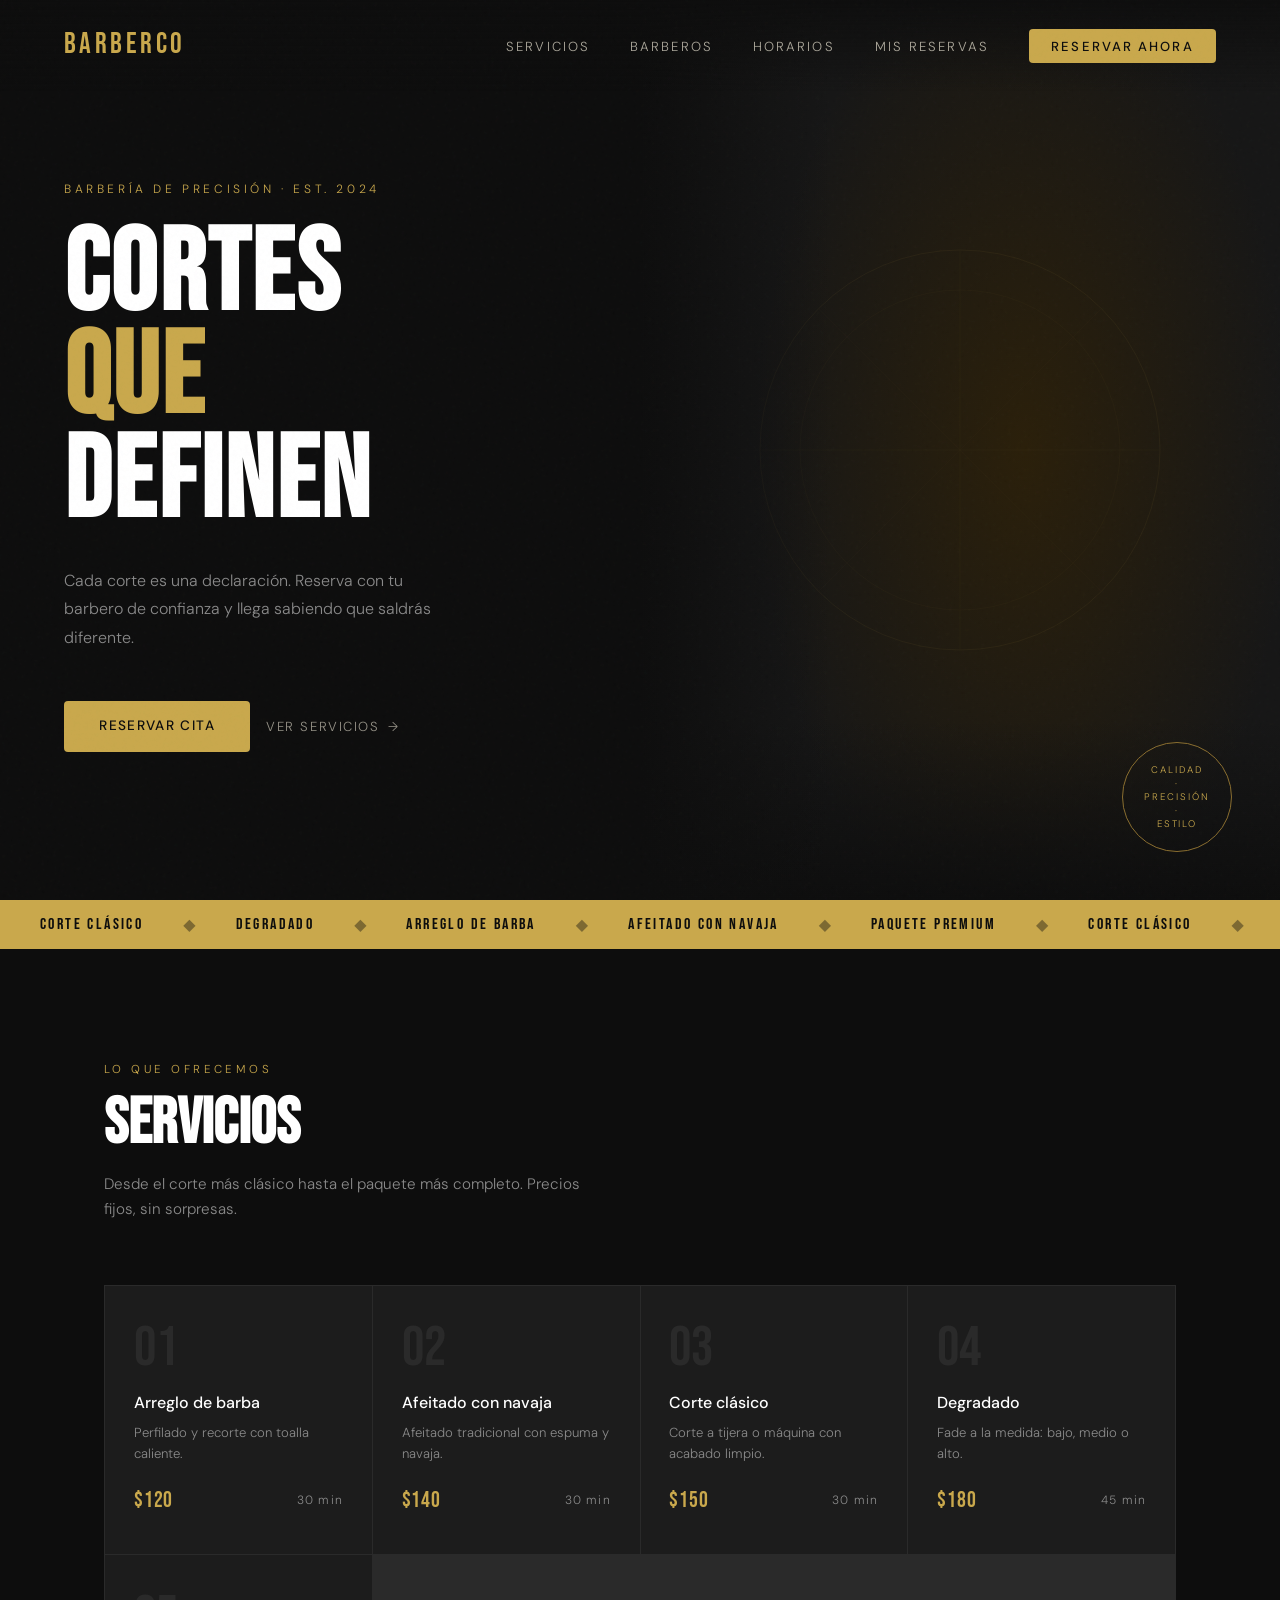
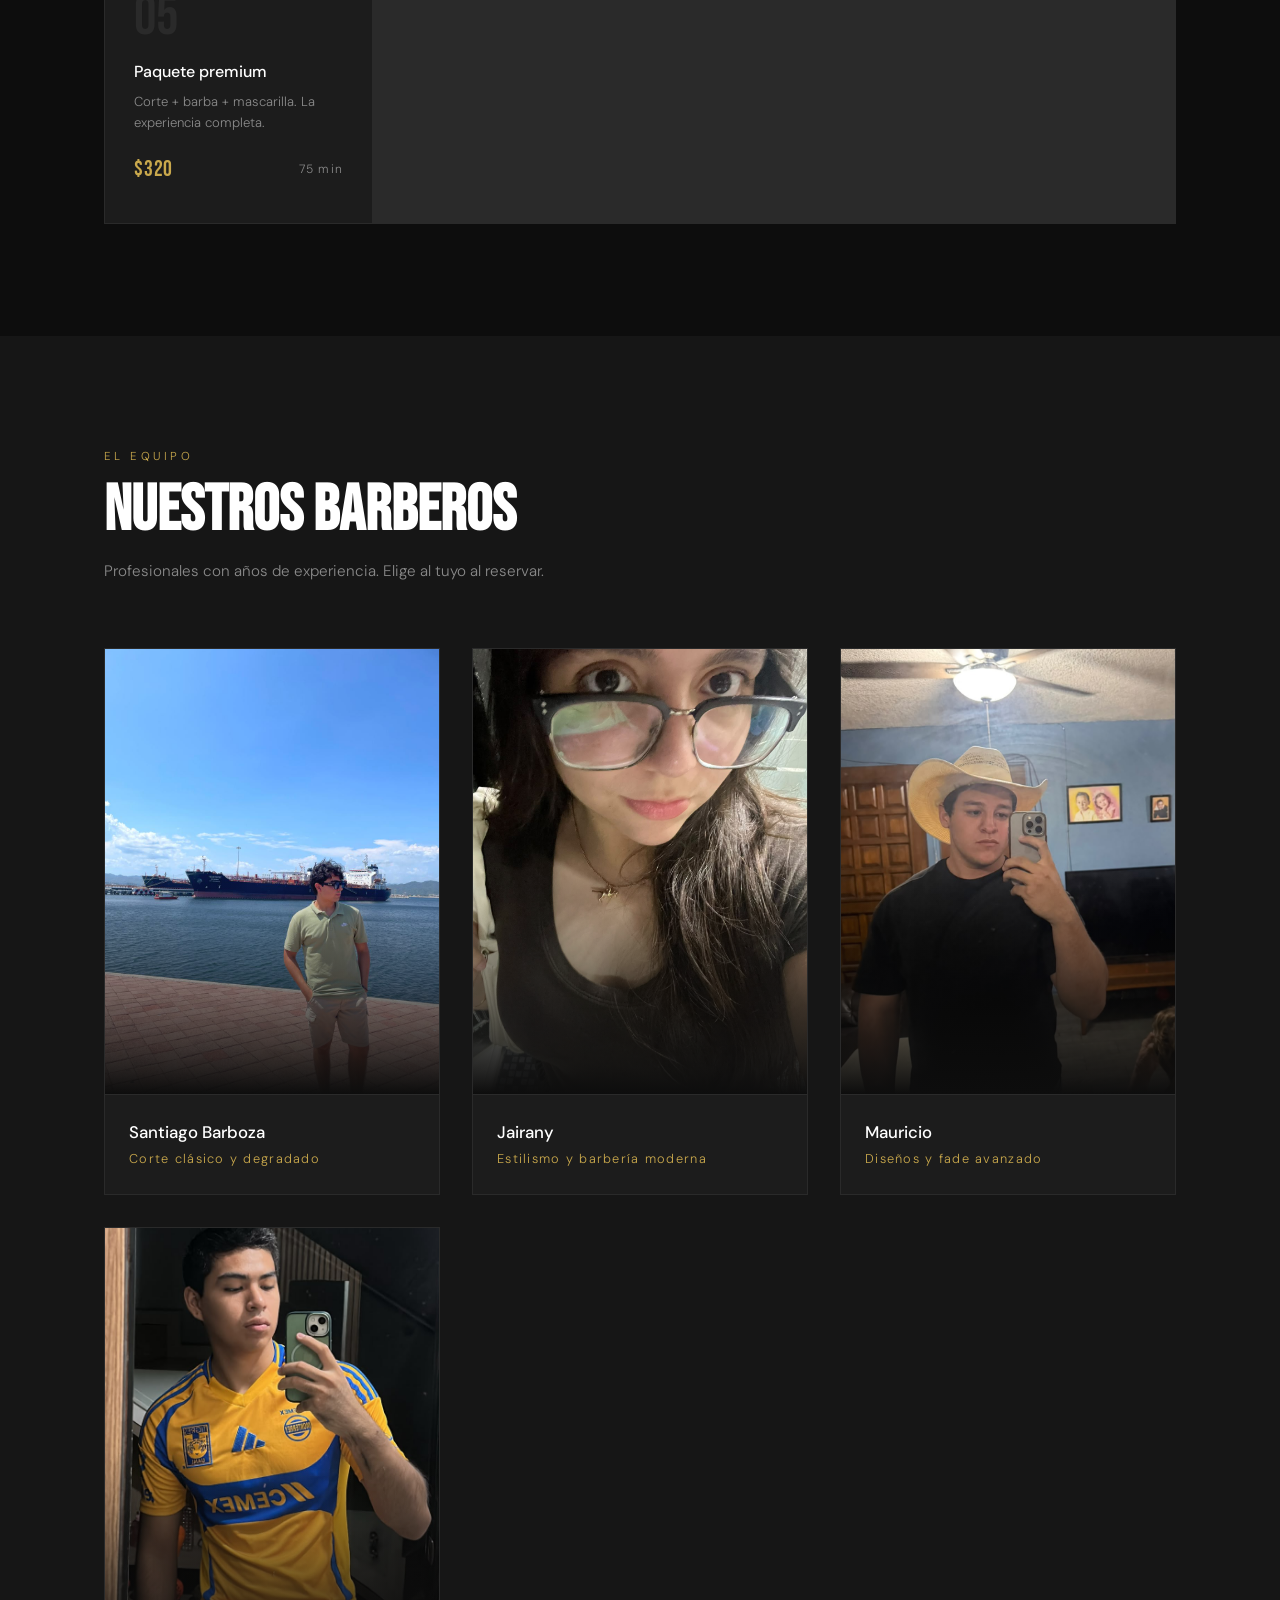
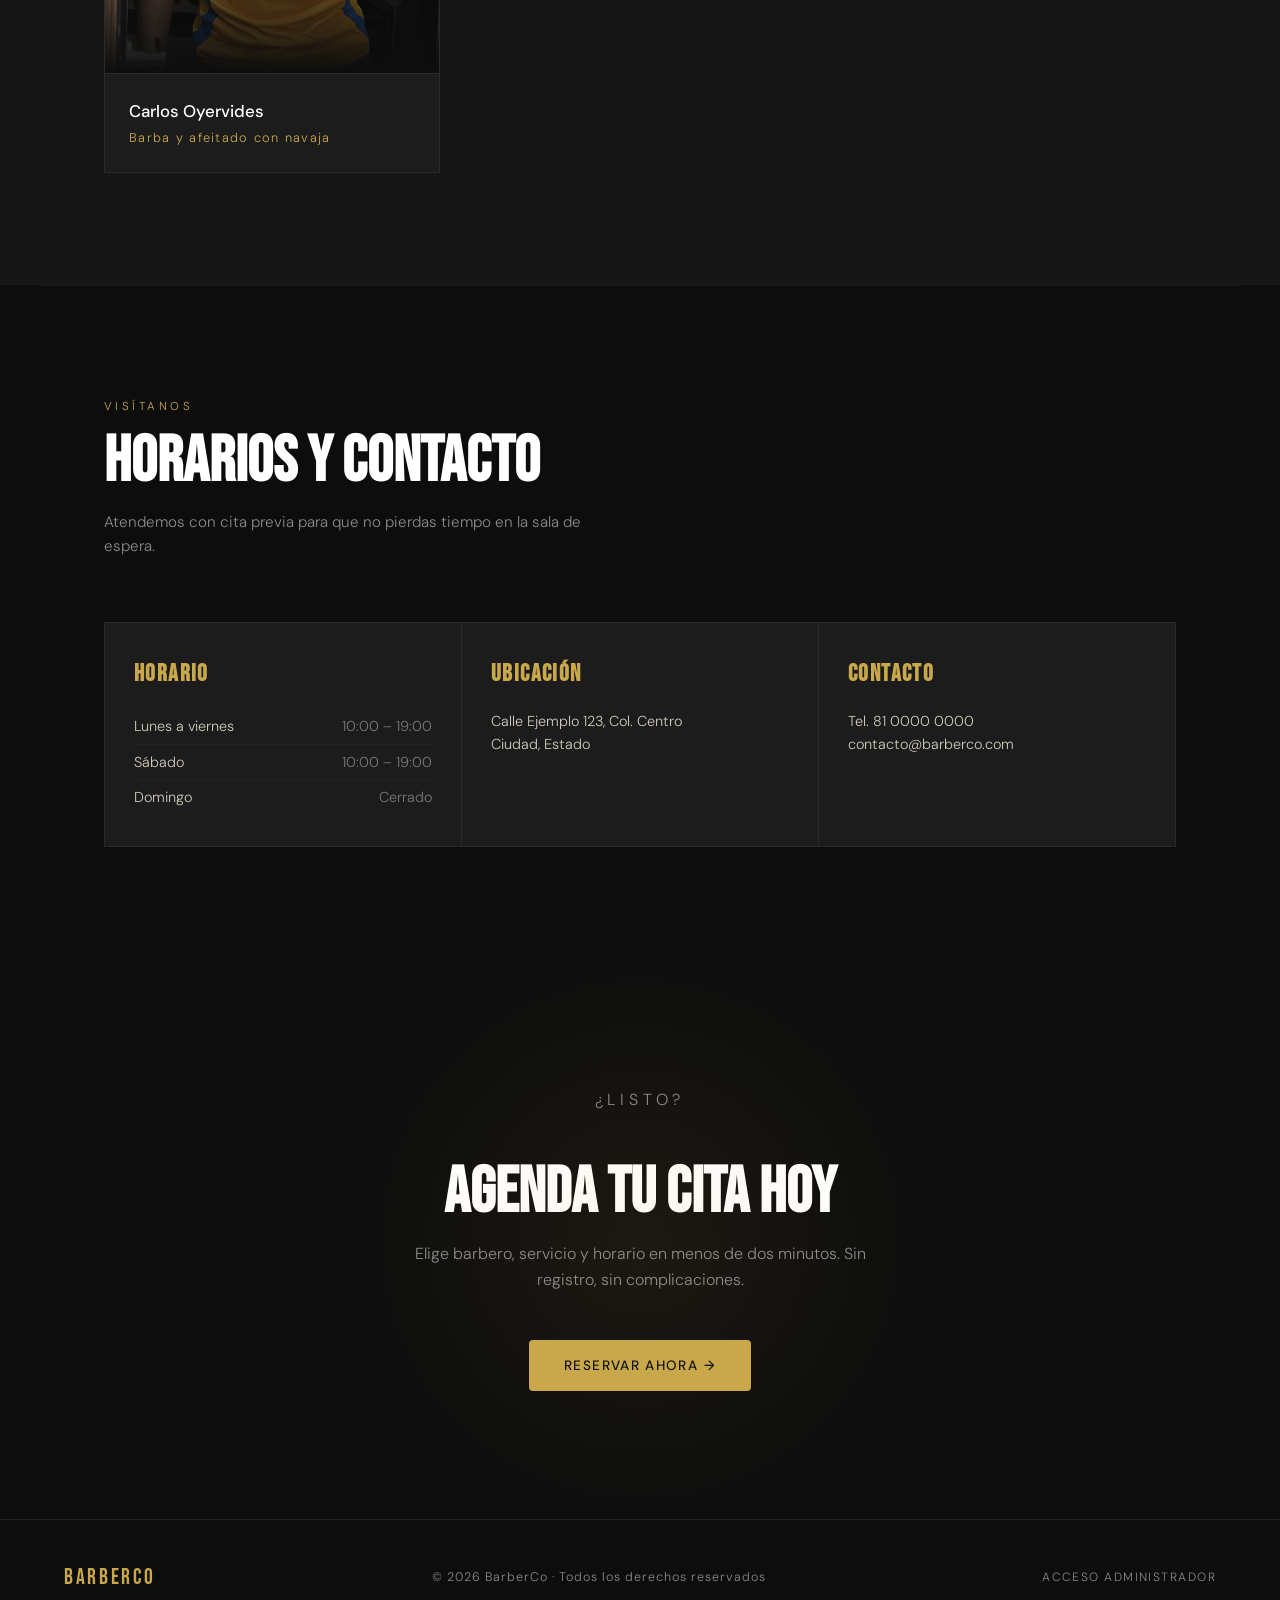
<file: index.html>
<!DOCTYPE html>
<html lang="es">
<head>
  <meta charset="UTF-8">
  <meta name="viewport" content="width=device-width, initial-scale=1.0">
  <meta name="description" content="BarberCo — barbería de precisión. Conoce nuestros servicios y barberos y reserva tu cita en línea.">
  <title>BarberCo — Barbería de Precisión</title>
  <link rel="icon" href="data:image/svg+xml,<svg xmlns='http://www.w3.org/2000/svg' viewBox='0 0 100 100'><text y='.9em' font-size='90'>✂️</text></svg>">
  <link rel="preconnect" href="https://fonts.googleapis.com">
  <link rel="preconnect" href="https://fonts.gstatic.com" crossorigin>
  <link href="https://fonts.googleapis.com/css2?family=Bebas+Neue&family=DM+Sans:ital,wght@0,300;0,400;0,500;1,300&display=swap" rel="stylesheet">
  <link rel="stylesheet" href="css/base.css">
  <link rel="stylesheet" href="css/home.css">
</head>
<body>

  <!-- NAVEGACIÓN -->
  <nav class="site-nav site-nav--overlay" aria-label="Principal">
    <a href="index.html" class="nav-logo">BarberCo</a>
    <button class="nav-toggle" type="button" aria-label="Abrir menú" aria-expanded="false" aria-controls="nav-links">
      <span></span><span></span><span></span>
    </button>
    <ul class="nav-links" id="nav-links">
      <li><a href="#servicios">Servicios</a></li>
      <li><a href="#barberos">Barberos</a></li>
      <li><a href="#horarios">Horarios</a></li>
      <li><a href="mis-reservas.html">Mis reservas</a></li>
      <li><a href="reservar.html" class="nav-cta">Reservar ahora</a></li>
    </ul>
  </nav>

  <main>

    <!-- HERO -->
    <section class="hero" aria-labelledby="hero-title">
      <div class="hero-left">
        <p class="hero-eyebrow">Barbería de precisión · Est. 2024</p>
        <h1 class="hero-title" id="hero-title">
          Cortes<br>
          <span>que</span>
          Definen
        </h1>
        <p class="hero-subtitle">
          Cada corte es una declaración. Reserva con tu barbero
          de confianza y llega sabiendo que saldrás diferente.
        </p>
        <div class="hero-actions">
          <a href="reservar.html" class="btn-primary">Reservar cita</a>
          <a href="#servicios" class="btn-ghost-link">Ver servicios</a>
        </div>
      </div>
      <div class="hero-right" aria-hidden="true">
        <div class="hero-image-bg">
          <div class="hero-deco">
            <svg width="500" height="500" viewBox="0 0 500 500" fill="none">
              <circle cx="250" cy="250" r="200" stroke="#c9a84c" stroke-width="1"/>
              <circle cx="250" cy="250" r="160" stroke="#c9a84c" stroke-width="0.5"/>
              <line x1="50" y1="250" x2="450" y2="250" stroke="#c9a84c" stroke-width="0.5"/>
              <line x1="250" y1="50" x2="250" y2="450" stroke="#c9a84c" stroke-width="0.5"/>
              <line x1="108" y1="108" x2="392" y2="392" stroke="#c9a84c" stroke-width="0.3"/>
              <line x1="392" y1="108" x2="108" y2="392" stroke="#c9a84c" stroke-width="0.3"/>
            </svg>
          </div>
        </div>
        <div class="hero-badge">
          <span>Calidad<br>·<br>Precisión<br>·<br>Estilo</span>
        </div>
      </div>
    </section>

    <!-- CINTA DE SERVICIOS (decorativa) -->
    <div class="strip" aria-hidden="true">
      <div class="strip-inner">
        <span class="strip-item">CORTE CLÁSICO</span><span class="strip-dot">◆</span>
        <span class="strip-item">DEGRADADO</span><span class="strip-dot">◆</span>
        <span class="strip-item">ARREGLO DE BARBA</span><span class="strip-dot">◆</span>
        <span class="strip-item">AFEITADO CON NAVAJA</span><span class="strip-dot">◆</span>
        <span class="strip-item">PAQUETE PREMIUM</span><span class="strip-dot">◆</span>
        <span class="strip-item">CORTE CLÁSICO</span><span class="strip-dot">◆</span>
        <span class="strip-item">DEGRADADO</span><span class="strip-dot">◆</span>
        <span class="strip-item">ARREGLO DE BARBA</span><span class="strip-dot">◆</span>
        <span class="strip-item">AFEITADO CON NAVAJA</span><span class="strip-dot">◆</span>
        <span class="strip-item">PAQUETE PREMIUM</span><span class="strip-dot">◆</span>
      </div>
    </div>

    <!-- SERVICIOS (se pintan desde js/index.js) -->
    <section class="section" id="servicios" aria-labelledby="servicios-title">
      <p class="section-label">Lo que ofrecemos</p>
      <h2 class="section-title" id="servicios-title">Servicios</h2>
      <p class="section-sub">Desde el corte más clásico hasta el paquete más completo. Precios fijos, sin sorpresas.</p>
      <div class="services-grid" id="services-grid"></div>
    </section>

    <!-- BARBEROS (se pintan desde js/index.js) -->
    <section class="barbers-section" id="barberos" aria-labelledby="barberos-title">
      <div class="barbers-inner">
        <p class="section-label">El equipo</p>
        <h2 class="section-title" id="barberos-title">Nuestros Barberos</h2>
        <p class="section-sub section-sub--flush">Profesionales con años de experiencia. Elige al tuyo al reservar.</p>
        <div class="barbers-grid" id="barbers-grid"></div>
      </div>
    </section>

    <!-- HORARIOS Y CONTACTO -->
    <section class="section info-section" id="horarios" aria-labelledby="horarios-title">
      <p class="section-label">Visítanos</p>
      <h2 class="section-title" id="horarios-title">Horarios y contacto</h2>
      <p class="section-sub">Atendemos con cita previa para que no pierdas tiempo en la sala de espera.</p>
      <div class="info-grid">
        <article class="info-card">
          <h3>Horario</h3>
          <ul>
            <li><span>Lunes a viernes</span><span>10:00 – 19:00</span></li>
            <li><span>Sábado</span><span>10:00 – 19:00</span></li>
            <li><span>Domingo</span><span>Cerrado</span></li>
          </ul>
        </article>
        <article class="info-card">
          <h3>Ubicación</h3>
          <p>Calle Ejemplo 123, Col. Centro<br>Ciudad, Estado</p>
        </article>
        <article class="info-card">
          <h3>Contacto</h3>
          <p>Tel. 81 0000 0000<br>contacto@barberco.com</p>
        </article>
      </div>
    </section>

    <!-- LLAMADA A LA ACCIÓN -->
    <section class="cta-section">
      <p class="section-label">¿Listo?</p>
      <h2 class="section-title">Agenda tu cita hoy</h2>
      <p>Elige barbero, servicio y horario en menos de dos minutos. Sin registro, sin complicaciones.</p>
      <a href="reservar.html" class="btn-primary">Reservar ahora →</a>
    </section>

  </main>

  <footer>
    <span class="logo">BarberCo</span>
    <p>© <span id="year">2026</span> BarberCo · Todos los derechos reservados</p>
    <a href="login.html">Acceso administrador</a>
  </footer>

  <script src="js/data.js"></script>
  <script src="js/utils.js"></script>
  <script src="js/storage.js"></script>
  <script src="js/index.js"></script>
</body>
</html>
</file>
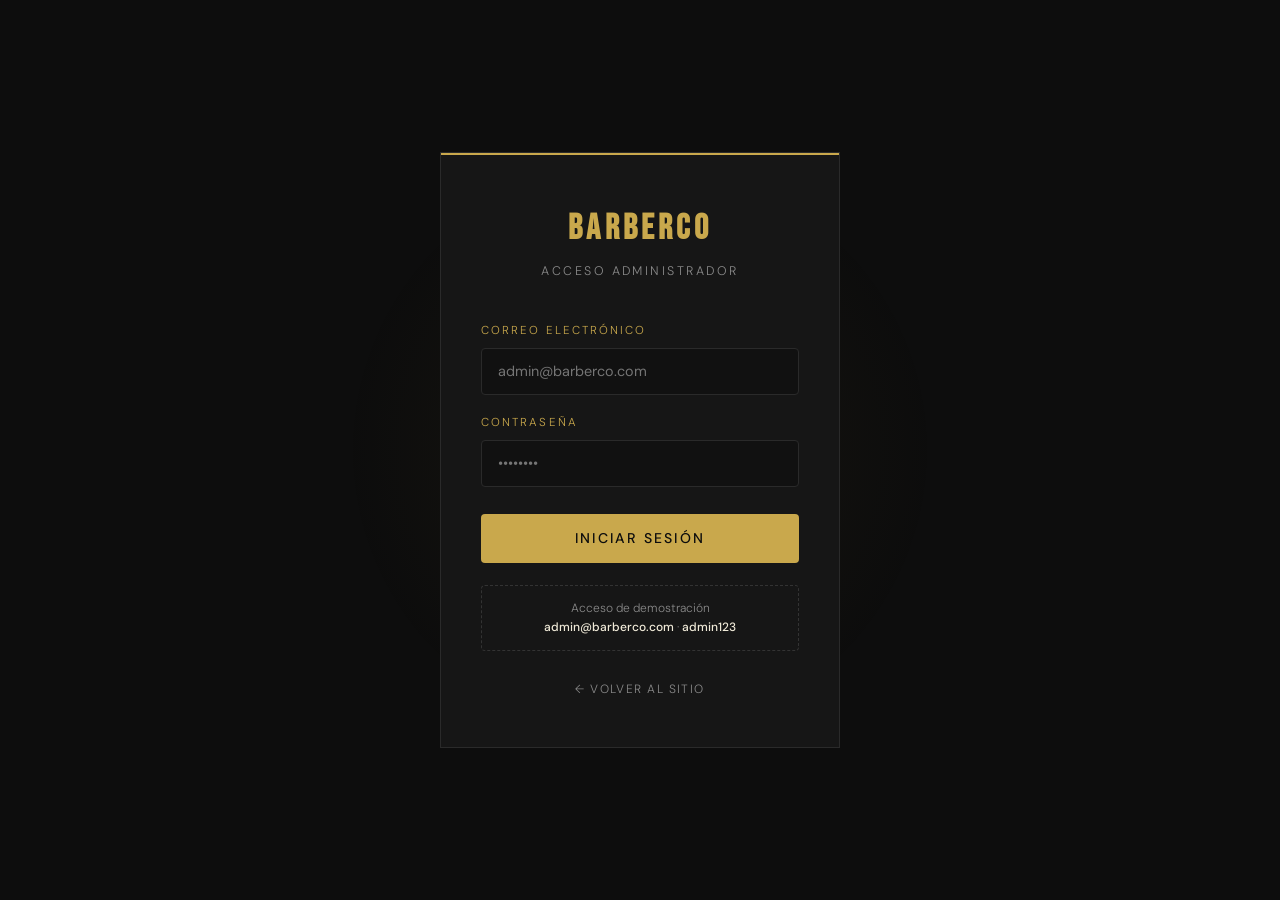
<file: admin.html>
<!DOCTYPE html>
<html lang="es" data-protegida>
<head>
  <meta charset="UTF-8">
  <meta name="viewport" content="width=device-width, initial-scale=1.0">
  <meta name="robots" content="noindex">
  <title>Panel admin — BarberCo</title>
  <link rel="icon" href="data:image/svg+xml,<svg xmlns='http://www.w3.org/2000/svg' viewBox='0 0 100 100'><text y='.9em' font-size='90'>✂️</text></svg>">
  <link rel="preconnect" href="https://fonts.googleapis.com">
  <link rel="preconnect" href="https://fonts.gstatic.com" crossorigin>
  <link href="https://fonts.googleapis.com/css2?family=Bebas+Neue&family=DM+Sans:wght@300;400;500&display=swap" rel="stylesheet">
  <link rel="stylesheet" href="css/base.css">
  <link rel="stylesheet" href="css/admin.css">
  <!-- La protección de sesión se ejecuta antes de pintar la página -->
  <script src="js/data.js"></script>
  <script src="js/auth.js"></script>
</head>
<body>

  <!-- BARRA LATERAL -->
  <aside class="sidebar">
    <a href="index.html" class="sidebar-logo">BarberCo</a>
    <span class="sidebar-label">Panel admin</span>
    <button type="button" class="nav-item active" data-section="agenda"><span class="nav-icon" aria-hidden="true">📅</span> Agenda del día</button>
    <button type="button" class="nav-item" data-section="reservaciones"><span class="nav-icon" aria-hidden="true">📋</span> Reservaciones</button>
    <button type="button" class="nav-item" data-section="gestion"><span class="nav-icon" aria-hidden="true">⚙</span> Gestión</button>
    <div class="sidebar-footer">
      <a href="index.html">← Ver sitio</a>
      <button type="button" id="btn-logout">Cerrar sesión</button>
    </div>
  </aside>

  <!-- CONTENIDO -->
  <div class="main">
    <header class="topbar">
      <h1 class="topbar-title" id="topbar-title">Agenda del día</h1>
      <span class="topbar-date" id="topbar-date"></span>
    </header>

    <main class="content">

      <!-- AGENDA -->
      <section class="section active" id="sec-agenda">
        <div class="stats-grid">
          <div class="stat-card"><div class="stat-label">Citas del día</div><div class="stat-value" id="stat-hoy">—</div><div class="stat-sub">Total del día</div></div>
          <div class="stat-card"><div class="stat-label">Pendientes</div><div class="stat-value gold" id="stat-pendientes">—</div><div class="stat-sub">Por atender</div></div>
          <div class="stat-card"><div class="stat-label">Completadas</div><div class="stat-value" id="stat-completadas">—</div><div class="stat-sub">Finalizadas</div></div>
          <div class="stat-card"><div class="stat-label">Ingresos</div><div class="stat-value gold" id="stat-ingresos">—</div><div class="stat-sub">Citas completadas</div></div>
        </div>

        <div class="agenda-controls">
          <div class="date-nav">
            <button type="button" class="btn-nav" id="btn-prev-day" aria-label="Día anterior">‹</button>
            <span class="date-display" id="agenda-date-display"></span>
            <button type="button" class="btn-nav" id="btn-next-day" aria-label="Día siguiente">›</button>
          </div>
          <button type="button" class="btn-today" id="btn-today">Hoy</button>
          <select id="filter-barbero" aria-label="Filtrar por barbero">
            <option value="">Todos los barberos</option>
          </select>
        </div>

        <div class="table-wrap">
          <table>
            <thead>
              <tr><th>Hora</th><th>Cliente</th><th>Servicio</th><th>Barbero</th><th>Estado</th><th>Acciones</th></tr>
            </thead>
            <tbody id="agenda-tbody"></tbody>
          </table>
        </div>
      </section>

      <!-- TODAS LAS RESERVACIONES -->
      <section class="section" id="sec-reservaciones">
        <div class="agenda-controls agenda-controls--spaced">
          <select id="filter-estado" aria-label="Filtrar por estado">
            <option value="">Todos los estados</option>
            <option value="pendiente">Pendiente</option>
            <option value="confirmada">Confirmada</option>
            <option value="completada">Completada</option>
            <option value="cancelada">Cancelada</option>
          </select>
          <select id="filter-barbero-2" aria-label="Filtrar por barbero">
            <option value="">Todos los barberos</option>
          </select>
        </div>

        <div class="table-wrap">
          <table>
            <thead>
              <tr><th>Fecha</th><th>Hora</th><th>Cliente</th><th>Teléfono</th><th>Servicio</th><th>Barbero</th><th>Estado</th><th>Acciones</th></tr>
            </thead>
            <tbody id="reservaciones-tbody"></tbody>
          </table>
        </div>
      </section>

      <!-- GESTIÓN -->
      <section class="section" id="sec-gestion">
        <p class="local-note">Los cambios se guardan en este navegador. Las fotos de los barberos se colocan en la carpeta <strong>img/barberos/</strong>.</p>
        <div class="mgmt-grid">
          <div class="mgmt-panel">
            <div class="mgmt-header">
              <h2>Barberos</h2>
              <button type="button" class="btn-add" data-abrir="barbero">+ Agregar</button>
            </div>
            <div id="barberos-list"></div>
          </div>
          <div class="mgmt-panel">
            <div class="mgmt-header">
              <h2>Servicios</h2>
              <button type="button" class="btn-add" data-abrir="servicio">+ Agregar</button>
            </div>
            <div id="servicios-list"></div>
          </div>
        </div>
        <button type="button" class="btn-reset" id="btn-reset">Restablecer datos de demostración</button>
      </section>

    </main>
  </div>

  <!-- MODAL -->
  <div class="modal-overlay" id="modal-overlay" role="dialog" aria-modal="true">
    <div class="modal" id="modal-box"></div>
  </div>

  <!-- AVISO FLOTANTE -->
  <div class="toast" id="toast" role="status" aria-live="polite"></div>

  <script src="js/utils.js"></script>
  <script src="js/storage.js"></script>
  <script src="js/admin.js"></script>
</body>
</html>
</file>
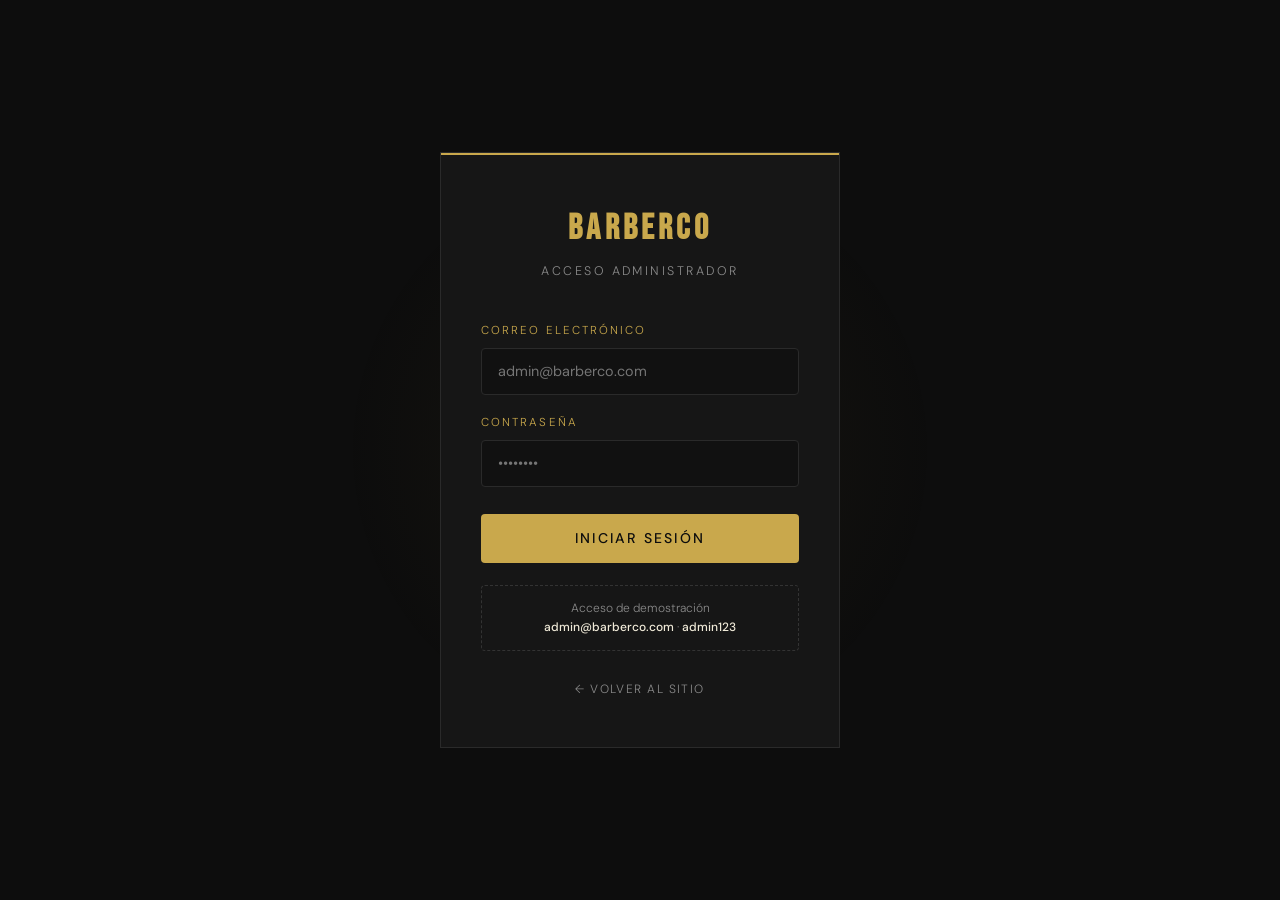
<file: login.html>
<!DOCTYPE html>
<html lang="es">
<head>
  <meta charset="UTF-8">
  <meta name="viewport" content="width=device-width, initial-scale=1.0">
  <title>Acceso administrador — BarberCo</title>
  <link rel="icon" href="data:image/svg+xml,<svg xmlns='http://www.w3.org/2000/svg' viewBox='0 0 100 100'><text y='.9em' font-size='90'>✂️</text></svg>">
  <link rel="preconnect" href="https://fonts.googleapis.com">
  <link rel="preconnect" href="https://fonts.gstatic.com" crossorigin>
  <link href="https://fonts.googleapis.com/css2?family=Bebas+Neue&family=DM+Sans:wght@300;400;500&display=swap" rel="stylesheet">
  <link rel="stylesheet" href="css/base.css">
  <link rel="stylesheet" href="css/login.css">
</head>
<body>

  <main class="login-box">
    <h1 class="login-logo">BarberCo</h1>
    <p class="login-sub">Acceso Administrador</p>

    <form id="login-form" novalidate>
      <div class="form-field">
        <label for="email">Correo electrónico</label>
        <input type="email" id="email" placeholder="admin@barberco.com" autocomplete="username" required>
      </div>

      <div class="form-field">
        <label for="password">Contraseña</label>
        <input type="password" id="password" placeholder="••••••••" autocomplete="current-password" required>
      </div>

      <button type="submit" class="btn-login" id="btn-login">Iniciar sesión</button>

      <div class="error-msg" id="error-msg" role="alert">Correo o contraseña incorrectos.</div>
    </form>

    <p class="login-hint">
      Acceso de demostración<br>
      <strong>admin@barberco.com</strong> · <strong>admin123</strong>
    </p>

    <a href="index.html" class="back-link">← Volver al sitio</a>
  </main>

  <script src="js/data.js"></script>
  <script src="js/auth.js"></script>
  <script src="js/login.js"></script>
</body>
</html>
</file>
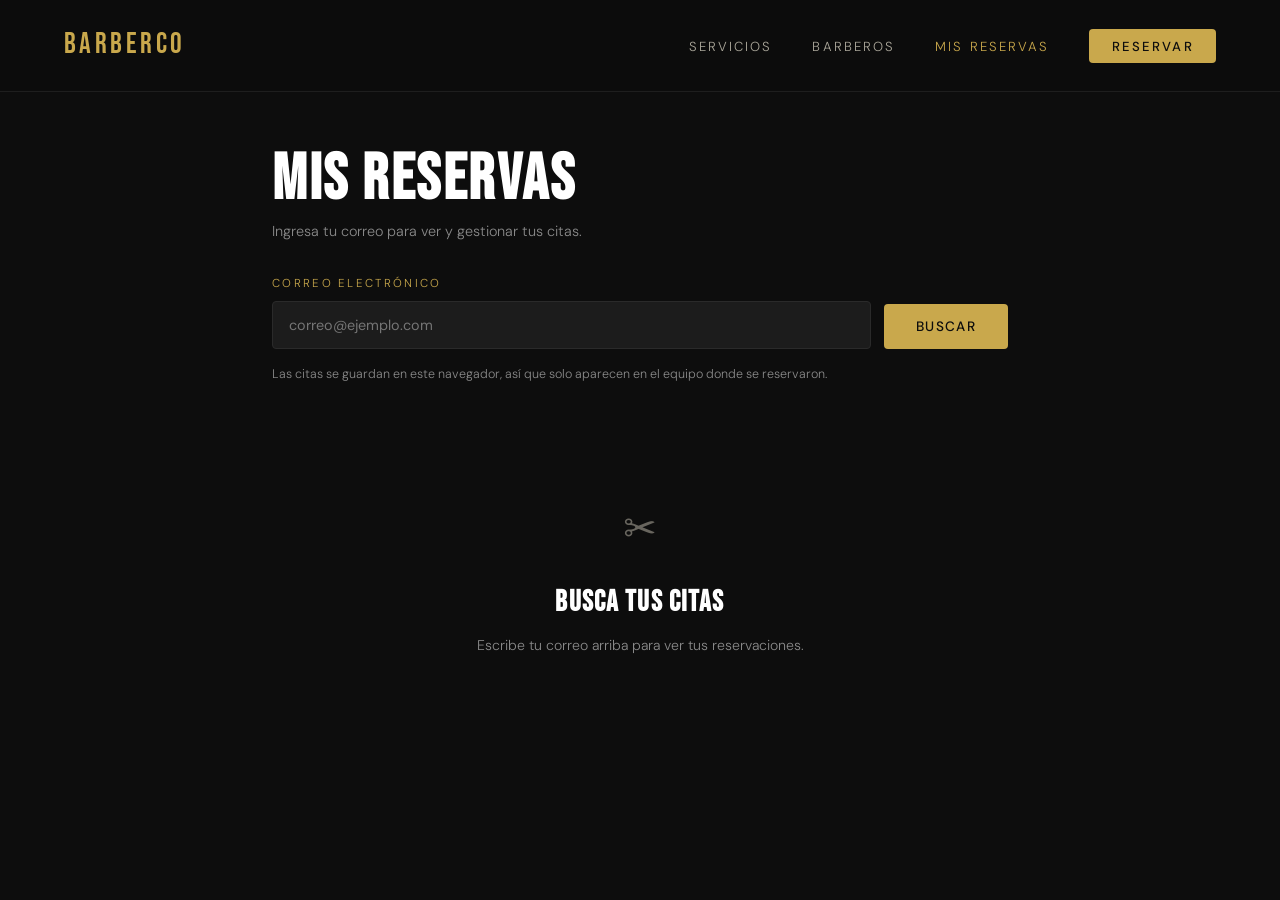
<file: mis-reservas.html>
<!DOCTYPE html>
<html lang="es">
<head>
  <meta charset="UTF-8">
  <meta name="viewport" content="width=device-width, initial-scale=1.0">
  <meta name="description" content="Consulta y cancela tus citas de BarberCo con tu correo electrónico.">
  <title>Mis reservas — BarberCo</title>
  <link rel="icon" href="data:image/svg+xml,<svg xmlns='http://www.w3.org/2000/svg' viewBox='0 0 100 100'><text y='.9em' font-size='90'>✂️</text></svg>">
  <link rel="preconnect" href="https://fonts.googleapis.com">
  <link rel="preconnect" href="https://fonts.gstatic.com" crossorigin>
  <link href="https://fonts.googleapis.com/css2?family=Bebas+Neue&family=DM+Sans:wght@300;400;500&display=swap" rel="stylesheet">
  <link rel="stylesheet" href="css/base.css">
  <link rel="stylesheet" href="css/mis-reservas.css">
</head>
<body>

  <nav class="site-nav" aria-label="Principal">
    <a href="index.html" class="nav-logo">BarberCo</a>
    <button class="nav-toggle" type="button" aria-label="Abrir menú" aria-expanded="false" aria-controls="nav-links">
      <span></span><span></span><span></span>
    </button>
    <ul class="nav-links" id="nav-links">
      <li><a href="index.html#servicios">Servicios</a></li>
      <li><a href="index.html#barberos">Barberos</a></li>
      <li><a href="mis-reservas.html" class="active" aria-current="page">Mis reservas</a></li>
      <li><a href="reservar.html" class="nav-cta">Reservar</a></li>
    </ul>
  </nav>

  <main class="page">

    <!-- BÚSQUEDA -->
    <section class="search-section">
      <h1 class="page-title">Mis Reservas</h1>
      <p class="page-sub">Ingresa tu correo para ver y gestionar tus citas.</p>
      <form class="search-form" id="search-form" novalidate>
        <div class="search-field">
          <label for="email-input">Correo electrónico</label>
          <input type="email" id="email-input" placeholder="correo@ejemplo.com" autocomplete="email" required>
        </div>
        <button type="submit" class="btn-primary" id="btn-buscar">Buscar</button>
      </form>
      <p class="local-note">Las citas se guardan en este navegador, así que solo aparecen en el equipo donde se reservaron.</p>
    </section>

    <!-- ESTADOS -->
    <div class="state-none show" id="state-none">
      <div class="state-icon">✂</div>
      <h3>Busca tus citas</h3>
      <p>Escribe tu correo arriba para ver tus reservaciones.</p>
    </div>

    <div class="state-error" id="state-error" role="alert">
      <div class="state-icon">✕</div>
      <h3>Sin resultados</h3>
      <p id="state-error-msg">No encontramos reservas con ese correo.</p>
    </div>

    <div class="state-empty" id="state-empty">
      <div class="state-icon">📅</div>
      <h3>Sin reservas en esta categoría</h3>
      <p>No tienes citas en esta categoría.</p>
    </div>

    <!-- RESULTADOS -->
    <section id="results-section" hidden>
      <div class="tabs" id="tabs" role="tablist">
        <button type="button" class="tab active" data-filtro="todas">Todas</button>
        <button type="button" class="tab" data-filtro="pendiente">Pendientes</button>
        <button type="button" class="tab" data-filtro="confirmada">Confirmadas</button>
        <button type="button" class="tab" data-filtro="completada">Completadas</button>
        <button type="button" class="tab" data-filtro="cancelada">Canceladas</button>
      </div>
      <div class="reservas-list" id="reservas-list"></div>
    </section>

  </main>

  <!-- MODAL: CANCELAR CITA -->
  <div class="modal-overlay" id="modal-overlay" role="dialog" aria-modal="true" aria-labelledby="modal-title">
    <div class="modal">
      <h3 id="modal-title">Cancelar Cita</h3>
      <p id="modal-text">¿Estás seguro de que deseas cancelar esta reservación? Esta acción no se puede deshacer.</p>
      <div class="modal-actions">
        <button type="button" class="btn-ghost" id="btn-cerrar-modal">No, volver</button>
        <button type="button" class="btn-danger" id="btn-confirm-cancel">Sí, cancelar</button>
      </div>
    </div>
  </div>

  <script src="js/data.js"></script>
  <script src="js/utils.js"></script>
  <script src="js/storage.js"></script>
  <script src="js/mis-reservas.js"></script>
</body>
</html>
</file>
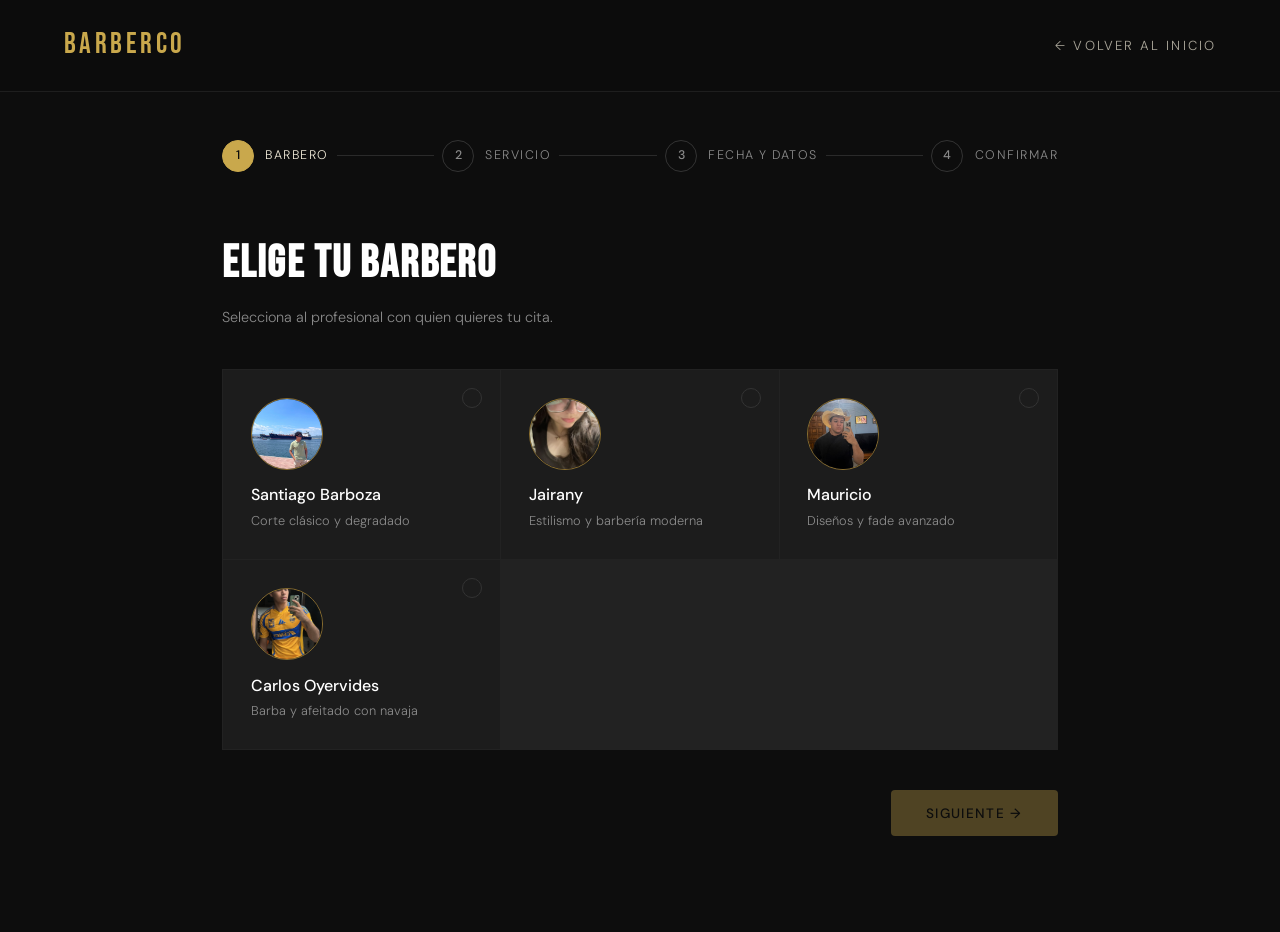
<file: reservar.html>
<!DOCTYPE html>
<html lang="es">
<head>
  <meta charset="UTF-8">
  <meta name="viewport" content="width=device-width, initial-scale=1.0">
  <meta name="description" content="Reserva tu cita en BarberCo en 4 pasos: barbero, servicio, fecha y confirmación.">
  <title>Reservar cita — BarberCo</title>
  <link rel="icon" href="data:image/svg+xml,<svg xmlns='http://www.w3.org/2000/svg' viewBox='0 0 100 100'><text y='.9em' font-size='90'>✂️</text></svg>">
  <link rel="preconnect" href="https://fonts.googleapis.com">
  <link rel="preconnect" href="https://fonts.gstatic.com" crossorigin>
  <link href="https://fonts.googleapis.com/css2?family=Bebas+Neue&family=DM+Sans:wght@300;400;500&display=swap" rel="stylesheet">
  <link rel="stylesheet" href="css/base.css">
  <link rel="stylesheet" href="css/reservar.css">
</head>
<body>

  <nav class="site-nav" aria-label="Principal">
    <a href="index.html" class="nav-logo">BarberCo</a>
    <a href="index.html" class="nav-back">← Volver al inicio</a>
  </nav>

  <main class="page">

    <!-- INDICADOR DE PASOS -->
    <ol class="stepper" aria-label="Progreso de la reservación">
      <li class="step active" id="step-ind-1"><span class="step-num">1</span><span class="step-label">Barbero</span></li>
      <li class="step-line" aria-hidden="true"></li>
      <li class="step" id="step-ind-2"><span class="step-num">2</span><span class="step-label">Servicio</span></li>
      <li class="step-line" aria-hidden="true"></li>
      <li class="step" id="step-ind-3"><span class="step-num">3</span><span class="step-label">Fecha y datos</span></li>
      <li class="step-line" aria-hidden="true"></li>
      <li class="step" id="step-ind-4"><span class="step-num">4</span><span class="step-label">Confirmar</span></li>
    </ol>

    <!-- PANTALLA DE ÉXITO -->
    <section class="success-screen" id="success-screen" aria-live="polite">
      <div class="success-icon">✓</div>
      <h2>¡Cita Agendada!</h2>
      <p>Tu reservación fue registrada exitosamente. Te esperamos en BarberCo.</p>
      <div class="success-detail" id="success-detail"></div>
      <br>
      <a href="mis-reservas.html" class="btn-link">Ver mis reservas →</a>
      <p class="local-note">Tu cita se guarda en este navegador. Para consultarla usa el mismo equipo y el mismo correo.</p>
    </section>

    <!-- PASO 1: BARBERO -->
    <section class="step-panel active" id="panel-1">
      <h1 class="panel-title">Elige tu Barbero</h1>
      <p class="panel-sub">Selecciona al profesional con quien quieres tu cita.</p>
      <div class="card-grid" id="barberos-grid"></div>
      <div class="actions">
        <span></span>
        <button type="button" class="btn-primary" id="btn-next-1" disabled>Siguiente →</button>
      </div>
    </section>

    <!-- PASO 2: SERVICIO -->
    <section class="step-panel" id="panel-2">
      <h1 class="panel-title">Elige tu Servicio</h1>
      <p class="panel-sub">¿Qué te vamos a hacer hoy?</p>
      <div class="card-grid" id="servicios-grid"></div>
      <div class="actions">
        <button type="button" class="btn-ghost" data-goto="1">← Atrás</button>
        <button type="button" class="btn-primary" id="btn-next-2" disabled>Siguiente →</button>
      </div>
    </section>

    <!-- PASO 3: FECHA Y DATOS -->
    <section class="step-panel" id="panel-3">
      <h1 class="panel-title">Fecha y Datos</h1>
      <p class="panel-sub">Elige cuándo y déjanos tus datos de contacto.</p>

      <div class="datetime-grid">
        <div class="dt-section">
          <label for="fecha-input">Fecha</label>
          <input type="date" id="fecha-input">
        </div>
        <div class="dt-section">
          <span class="dt-label" id="slots-label">Horario disponible</span>
          <div class="slots-grid" id="slots-grid" role="group" aria-labelledby="slots-label">
            <p class="slots-empty">Selecciona una fecha primero</p>
          </div>
        </div>
      </div>

      <div class="form-grid">
        <div class="form-field">
          <label for="input-nombre">Nombre completo</label>
          <input type="text" id="input-nombre" placeholder="Juan Pérez" autocomplete="name">
        </div>
        <div class="form-field">
          <label for="input-telefono">Teléfono</label>
          <input type="tel" id="input-telefono" placeholder="81 1234 5678" autocomplete="tel">
        </div>
        <div class="form-field full">
          <label for="input-email">Correo electrónico</label>
          <input type="email" id="input-email" placeholder="correo@ejemplo.com" autocomplete="email">
        </div>
        <div class="form-field full">
          <label for="input-notas">Notas (opcional)</label>
          <textarea id="input-notas" placeholder="Alguna indicación especial para tu barbero..."></textarea>
        </div>
      </div>

      <div class="actions">
        <button type="button" class="btn-ghost" data-goto="2">← Atrás</button>
        <button type="button" class="btn-primary" id="btn-next-3" disabled>Revisar →</button>
      </div>
    </section>

    <!-- PASO 4: CONFIRMAR -->
    <section class="step-panel" id="panel-4">
      <h1 class="panel-title">Confirmar Cita</h1>
      <p class="panel-sub">Revisa los detalles antes de confirmar.</p>
      <div class="summary-box" id="summary-box"></div>
      <div class="error-msg" id="error-msg" role="alert"></div>
      <div class="actions">
        <button type="button" class="btn-ghost" data-goto="3">← Atrás</button>
        <button type="button" class="btn-primary" id="btn-confirm">Confirmar reservación</button>
      </div>
    </section>

  </main>

  <script src="js/data.js"></script>
  <script src="js/utils.js"></script>
  <script src="js/storage.js"></script>
  <script src="js/reservar.js"></script>
</body>
</html>
</file>
<file: css/base.css>
/* ==========================================================
   BASE.CSS — estilos compartidos por todas las páginas
   (variables, reset, tipografía, navegación y botones)
   ========================================================== */

:root {
  --bg:         #0d0d0d;
  --surface:    #161616;
  --card:       #1c1c1c;
  --card-hover: #222;
  --gold:       #c9a84c;
  --gold-dim:   #8a6e2f;
  --cream:      #f0ead8;
  --muted:      #8a8a8a;
  --white:      #fff;
  --success:    #2d6a4f;
  --radius:     4px;
  --font-display: 'Bebas Neue', Impact, 'Arial Narrow', sans-serif;
  --font-body:    'DM Sans', 'Segoe UI', system-ui, -apple-system, sans-serif;
}

*, *::before, *::after { box-sizing: border-box; margin: 0; padding: 0; }

html { scroll-behavior: smooth; }

body {
  background: var(--bg);
  color: var(--cream);
  font-family: var(--font-body);
  font-weight: 300;
  line-height: 1.6;
  min-height: 100vh;
}

img { max-width: 100%; display: block; }

/* Accesibilidad: foco visible con teclado */
:focus-visible { outline: 2px solid var(--gold); outline-offset: 2px; }

/* ── NAVEGACIÓN ── */
.site-nav {
  display: flex;
  align-items: center;
  justify-content: space-between;
  padding: 1.4rem 4rem;
  border-bottom: 1px solid #1e1e1e;
  position: sticky;
  top: 0;
  background: rgba(13, 13, 13, .96);
  backdrop-filter: blur(8px);
  z-index: 100;
}

/* Variante transparente que se usa sobre el hero de la página principal */
.site-nav--overlay {
  position: fixed;
  top: 0; left: 0; right: 0;
  border-bottom: 0;
  background: linear-gradient(to bottom, rgba(13, 13, 13, .95), transparent);
  backdrop-filter: none;
}

.nav-logo {
  font-family: var(--font-display);
  font-size: 1.8rem;
  letter-spacing: .12em;
  color: var(--gold);
  text-decoration: none;
}

.nav-links {
  display: flex;
  align-items: center;
  gap: 2.5rem;
  list-style: none;
}

.nav-links a,
.nav-back {
  color: var(--cream);
  text-decoration: none;
  font-size: .82rem;
  letter-spacing: .16em;
  text-transform: uppercase;
  opacity: .7;
  transition: opacity .2s, color .2s;
}

.nav-links a:hover,
.nav-links a.active,
.nav-back:hover { opacity: 1; color: var(--gold); }

.nav-links a.nav-cta {
  background: var(--gold);
  color: var(--bg);
  opacity: 1;
  padding: .55rem 1.4rem;
  border-radius: var(--radius);
  font-weight: 500;
}
.nav-links a.nav-cta:hover { background: var(--cream); color: var(--bg); }

/* Botón hamburguesa (solo visible en móvil) */
.nav-toggle {
  display: none;
  flex-direction: column;
  gap: 5px;
  background: none;
  border: 0;
  padding: .5rem;
  cursor: pointer;
}
.nav-toggle span {
  display: block;
  width: 24px; height: 2px;
  background: var(--gold);
  transition: transform .25s, opacity .25s;
}
.site-nav.open .nav-toggle span:nth-child(1) { transform: translateY(7px) rotate(45deg); }
.site-nav.open .nav-toggle span:nth-child(2) { opacity: 0; }
.site-nav.open .nav-toggle span:nth-child(3) { transform: translateY(-7px) rotate(-45deg); }

@media (max-width: 900px) {
  .site-nav { padding: 1.1rem 1.5rem; }
  .nav-toggle { display: flex; }
  .nav-links {
    display: none;
    position: absolute;
    top: 100%; left: 0; right: 0;
    flex-direction: column;
    align-items: stretch;
    gap: 0;
    padding: .5rem 1.5rem 1.4rem;
    background: rgba(13, 13, 13, .98);
    border-bottom: 1px solid #1e1e1e;
  }
  .site-nav.open .nav-links { display: flex; }
  .nav-links a { display: block; padding: .9rem 0; }
  .nav-links a.nav-cta { text-align: center; margin-top: .6rem; }
}

/* ── BOTONES ── */
.btn-primary,
.btn-ghost {
  display: inline-block;
  font-family: var(--font-body);
  font-size: .85rem;
  letter-spacing: .1em;
  text-transform: uppercase;
  text-decoration: none;
  border-radius: var(--radius);
  cursor: pointer;
  transition: background .2s, color .2s, border-color .2s, transform .15s;
}

.btn-primary {
  background: var(--gold);
  color: var(--bg);
  border: none;
  font-weight: 500;
  padding: .9rem 2.2rem;
}
.btn-primary:hover:not(:disabled) { background: var(--cream); transform: translateY(-2px); }
.btn-primary:disabled { opacity: .35; cursor: not-allowed; transform: none; }

.btn-ghost {
  background: none;
  border: 1px solid #333;
  color: var(--muted);
  padding: .9rem 1.8rem;
}
.btn-ghost:hover { border-color: var(--cream); color: var(--cream); }

/* Respeta a quien prefiere menos animación */
@media (prefers-reduced-motion: reduce) {
  *, *::before, *::after {
    animation-duration: .01ms !important;
    animation-iteration-count: 1 !important;
    transition-duration: .01ms !important;
    scroll-behavior: auto !important;
  }
}
</file>
<file: css/home.css>
/* ==========================================================
   HOME.CSS
   Estilos de la página principal (index.html)
   (Variables, reset, navegación y botones están en base.css)
   ========================================================== */

body { overflow-x: hidden; }

/* ── NOISE OVERLAY ── */
body::before {
  content: '';
  position: fixed;
  inset: 0;
  background-image: url("data:image/svg+xml,%3Csvg viewBox='0 0 256 256' xmlns='http://www.w3.org/2000/svg'%3E%3Cfilter id='n'%3E%3CfeTurbulence type='fractalNoise' baseFrequency='0.9' numOctaves='4' stitchTiles='stitch'/%3E%3C/filter%3E%3Crect width='100%25' height='100%25' filter='url(%23n)' opacity='0.04'/%3E%3C/svg%3E");
  pointer-events: none;
  z-index: 999;
  opacity: .5;
}

/* ── HERO ── */
.hero {
  min-height: 100vh;
  display: grid;
  grid-template-columns: 1fr 1fr;
  position: relative;
  overflow: hidden;
}

.hero-left {
  display: flex;
  flex-direction: column;
  justify-content: center;
  padding: 8rem 4rem 6rem;
  position: relative;
  z-index: 2;
}

.hero-eyebrow {
  font-size: .75rem;
  letter-spacing: .3em;
  text-transform: uppercase;
  color: var(--gold);
  margin-bottom: 1.5rem;
  opacity: 0;
  animation: fadeUp .8s .2s forwards;
}

.hero-title {
  font-family: var(--font-display);
  font-size: clamp(5rem, 9vw, 9rem);
  line-height: .9;
  letter-spacing: .02em;
  color: var(--white);
  opacity: 0;
  animation: fadeUp .8s .4s forwards;
}

.hero-title span { color: var(--gold); display: block; }

.hero-subtitle {
  margin-top: 2rem;
  font-size: 1rem;
  color: var(--muted);
  max-width: 380px;
  line-height: 1.8;
  opacity: 0;
  animation: fadeUp .8s .6s forwards;
}

.hero-actions {
  margin-top: 3rem;
  display: flex;
  gap: 1rem;
  align-items: center;
  opacity: 0;
  animation: fadeUp .8s .8s forwards;
}

.btn-primary {
  background: var(--gold);
  color: var(--bg);
  padding: .9rem 2.2rem;
  border-radius: var(--radius);
  font-family: var(--font-body);
  font-size: .85rem;
  font-weight: 500;
  letter-spacing: .1em;
  text-transform: uppercase;
  text-decoration: none;
  transition: background .2s, transform .15s;
}

.btn-primary:hover { background: var(--cream); transform: translateY(-2px); }

.btn-ghost-link {
  color: var(--cream);
  font-size: .82rem;
  letter-spacing: .12em;
  text-transform: uppercase;
  text-decoration: none;
  opacity: .6;
  display: flex;
  align-items: center;
  gap: .5rem;
  transition: opacity .2s;
}

.btn-ghost-link:hover { opacity: 1; }
.btn-ghost-link::after { content: '→'; transition: transform .2s; }
.btn-ghost-link:hover::after { transform: translateX(4px); }

.hero-right {
  position: relative;
  overflow: hidden;
}

.hero-right::before {
  content: '';
  position: absolute;
  inset: 0;
  background: linear-gradient(to right, var(--bg) 0%, transparent 30%),
              linear-gradient(to top, var(--bg) 0%, transparent 20%);
  z-index: 1;
}

.hero-image-bg {
  position: absolute;
  inset: 0;
  background:
    radial-gradient(ellipse 60% 80% at 60% 50%, #2a1f0a 0%, transparent 70%),
    var(--surface);
  display: flex;
  align-items: center;
  justify-content: center;
}

/* Decorative scissors / barber pole SVG */
.hero-deco {
  position: absolute;
  inset: 0;
  z-index: 0;
  opacity: .06;
  display: flex;
  align-items: center;
  justify-content: center;
}

.hero-badge {
  position: absolute;
  bottom: 3rem;
  right: 3rem;
  z-index: 2;
  width: 110px;
  height: 110px;
  border: 1px solid var(--gold-dim);
  border-radius: 50%;
  display: flex;
  flex-direction: column;
  align-items: center;
  justify-content: center;
  text-align: center;
  animation: spin 20s linear infinite;
  opacity: 0;
  animation: badgeFade .8s 1.2s forwards, spin 20s 2s linear infinite;
}

.hero-badge span {
  font-size: .6rem;
  letter-spacing: .2em;
  text-transform: uppercase;
  color: var(--gold);
  line-height: 1.4;
}

/* ── STRIP ── */
.strip {
  background: var(--gold);
  padding: .7rem 0;
  overflow: hidden;
  white-space: nowrap;
}

.strip-inner {
  display: inline-flex;
  animation: scroll 18s linear infinite;
  gap: 0;
}

.strip-item {
  font-family: var(--font-display);
  font-size: 1rem;
  letter-spacing: .15em;
  color: var(--bg);
  padding: 0 2.5rem;
}

.strip-dot {
  color: var(--bg);
  opacity: .4;
}

/* ── SERVICES ── */
.section {
  padding: 7rem 4rem;
  max-width: 1200px;
  margin: 0 auto;
}

.section-label {
  font-size: .72rem;
  letter-spacing: .3em;
  text-transform: uppercase;
  color: var(--gold);
  margin-bottom: .8rem;
}

.section-title {
  font-family: var(--font-display);
  font-size: clamp(2.8rem, 5vw, 4.5rem);
  line-height: 1;
  color: var(--white);
  margin-bottom: 1rem;
}

.section-sub {
  color: var(--muted);
  font-size: .95rem;
  max-width: 480px;
  margin-bottom: 4rem;
}

.services-grid {
  display: grid;
  grid-template-columns: repeat(auto-fill, minmax(220px, 1fr));
  gap: 1px;
  background: #2a2a2a;
  border: 1px solid #2a2a2a;
}

.service-card {
  background: var(--card);
  padding: 2.2rem 1.8rem;
  position: relative;
  overflow: hidden;
  transition: background .2s;
  cursor: default;
}

.service-card::before {
  content: '';
  position: absolute;
  top: 0; left: 0;
  width: 3px;
  height: 0;
  background: var(--gold);
  transition: height .3s;
}

.service-card:hover { background: #222; }
.service-card:hover::before { height: 100%; }

.service-num {
  font-family: var(--font-display);
  font-size: 3.5rem;
  color: #2a2a2a;
  line-height: 1;
  margin-bottom: .8rem;
  transition: color .3s;
}

.service-card:hover .service-num { color: #333; }

.service-name {
  font-size: 1rem;
  font-weight: 500;
  color: var(--white);
  margin-bottom: .4rem;
}

.service-desc {
  font-size: .82rem;
  color: var(--muted);
  line-height: 1.6;
  margin-bottom: 1.2rem;
}

.service-meta {
  display: flex;
  justify-content: space-between;
  align-items: center;
}

.service-price {
  font-family: var(--font-display);
  font-size: 1.4rem;
  color: var(--gold);
  letter-spacing: .04em;
}

.service-duration {
  font-size: .75rem;
  color: var(--muted);
  letter-spacing: .1em;
}

/* ── BARBERS ── */
.barbers-section {
  background: var(--surface);
  padding: 7rem 0;
}

.barbers-inner {
  max-width: 1200px;
  margin: 0 auto;
  padding: 0 4rem;
}

.barbers-grid {
  display: grid;
  grid-template-columns: repeat(3, 1fr);
  gap: 2rem;
  margin-top: 4rem;
}

.barber-card {
  position: relative;
  overflow: hidden;
  border: 1px solid #2a2a2a;
}

.barber-photo {
  aspect-ratio: 3/4;
  background: var(--card);
  display: flex;
  align-items: center;
  justify-content: center;
  position: relative;
  overflow: hidden;
}

.barber-initials {
  font-family: var(--font-display);
  font-size: 5rem;
  color: var(--gold-dim);
  opacity: .4;
  letter-spacing: .1em;
}

.barber-overlay {
  position: absolute;
  inset: 0;
  background: linear-gradient(to top, var(--bg) 0%, transparent 50%);
}

.barber-info {
  padding: 1.5rem;
  background: var(--card);
  border-top: 1px solid #2a2a2a;
}

.barber-name {
  font-size: 1.05rem;
  font-weight: 500;
  color: var(--white);
  margin-bottom: .2rem;
}

.barber-specialty {
  font-size: .8rem;
  color: var(--gold);
  letter-spacing: .1em;
}

/* ── CTA SECTION ── */
.cta-section {
  padding: 8rem 4rem;
  text-align: center;
  position: relative;
  overflow: hidden;
}

.cta-section::before {
  content: '';
  position: absolute;
  top: 50%;
  left: 50%;
  transform: translate(-50%, -50%);
  width: 600px;
  height: 600px;
  background: radial-gradient(circle, rgba(201,168,76,.08) 0%, transparent 70%);
  pointer-events: none;
}

.cta-section .section-title {
  margin-bottom: 1rem;
}

.cta-section p {
  color: var(--muted);
  font-size: 1rem;
  max-width: 480px;
  margin: 0 auto 3rem;
}

/* ── FOOTER ── */
footer {
  border-top: 1px solid #222;
  padding: 2.5rem 4rem;
  display: flex;
  align-items: center;
  justify-content: space-between;
}

footer .logo {
  font-family: var(--font-display);
  font-size: 1.4rem;
  letter-spacing: .12em;
  color: var(--gold);
}

footer p {
  font-size: .78rem;
  color: var(--muted);
  letter-spacing: .08em;
}

/* ── ANIMATIONS ── */
@keyframes fadeUp {
  from { opacity: 0; transform: translateY(24px); }
  to   { opacity: 1; transform: translateY(0); }
}

@keyframes badgeFade {
  from { opacity: 0; transform: scale(.8); }
  to   { opacity: 1; transform: scale(1); }
}

@keyframes spin {
  to { transform: rotate(360deg); }
}

@keyframes scroll {
  to { transform: translateX(-50%); }
}

@keyframes shimmer {
  to { background-position: -200% 0; }
}

/* ── RESPONSIVE ── */
@media (max-width: 900px) {
  .hero { grid-template-columns: 1fr; }
  .hero-right { display: none; }
  .hero-left { padding: 7rem 1.5rem 4rem; }
  .section { padding: 5rem 1.5rem; }
  .barbers-section { padding: 5rem 0; }
  .barbers-inner { padding: 0 1.5rem; }
  .barbers-grid { grid-template-columns: 1fr 1fr; }
  footer { flex-direction: column; gap: 1rem; text-align: center; }
  .cta-section { padding: 5rem 1.5rem; }
}

/* ── EXTRAS ── */
.barber-photo img { width: 100%; height: 100%; object-fit: cover; }

footer a {
  font-size: .75rem;
  letter-spacing: .12em;
  text-transform: uppercase;
  color: var(--muted);
  text-decoration: none;
  transition: color .2s;
}
footer a:hover { color: var(--gold); }

/* ── HORARIOS Y CONTACTO ── */
.info-section { border-top: 1px solid #1e1e1e; }

.info-grid {
  display: grid;
  grid-template-columns: repeat(auto-fit, minmax(240px, 1fr));
  gap: 1px;
  background: #2a2a2a;
  border: 1px solid #2a2a2a;
}

.info-card { background: var(--card); padding: 2rem 1.8rem; }

.info-card h3 {
  font-family: var(--font-display);
  font-size: 1.5rem;
  letter-spacing: .06em;
  color: var(--gold);
  margin-bottom: 1rem;
}

.info-card p, .info-card li { font-size: .9rem; color: var(--cream); opacity: .85; }
.info-card ul { list-style: none; }
.info-card li { display: flex; justify-content: space-between; gap: 1rem; padding: .35rem 0; border-bottom: 1px solid #262626; }
.info-card li:last-child { border-bottom: 0; }
.info-card li span:last-child { color: var(--muted); }

.empty-note { grid-column: 1 / -1; padding: 2rem; color: var(--muted); font-size: .9rem; background: var(--card); }

.section-sub--flush { margin-bottom: 0; }
</file>
<file: css/admin.css>
/* ==========================================================
   ADMIN.CSS
   Estilos del panel de administración (admin.html)
   (Variables, reset, navegación y botones están en base.css)
   ========================================================== */

:root { --sidebar: 220px; }

body { display: flex; }

/* ── SIDEBAR ── */
.sidebar {
  width: var(--sidebar);
  background: var(--surface);
  border-right: 1px solid #1e1e1e;
  display: flex;
  flex-direction: column;
  position: fixed;
  top: 0; left: 0; bottom: 0;
  z-index: 50;
}

.sidebar-logo {
  font-family: var(--font-display);
  font-size: 1.6rem;
  letter-spacing: .12em;
  color: var(--gold);
  padding: 1.6rem 1.4rem 1rem;
  border-bottom: 1px solid #1e1e1e;
  display: block;
  text-decoration: none;
}

.sidebar-label {
  font-size: .62rem;
  letter-spacing: .22em;
  text-transform: uppercase;
  color: var(--muted);
  padding: 1.4rem 1.4rem .4rem;
}

.nav-item {
  display: flex;
  align-items: center;
  gap: .7rem;
  padding: .7rem 1.4rem;
  color: var(--muted);
  text-decoration: none;
  font-size: .82rem;
  letter-spacing: .06em;
  cursor: pointer;
  border: none;
  background: none;
  width: 100%;
  text-align: left;
  transition: color .2s, background .2s;
  border-left: 2px solid transparent;
}

.nav-item:hover { color: var(--cream); background: rgba(255,255,255,.03); }
.nav-item.active { color: var(--gold); border-left-color: var(--gold); background: rgba(201,168,76,.05); }

.nav-icon { font-size: 1rem; width: 18px; text-align: center; }

.sidebar-footer {
  margin-top: auto;
  padding: 1.2rem 1.4rem;
  border-top: 1px solid #1e1e1e;
}

.sidebar-footer a {
  font-size: .75rem;
  color: var(--muted);
  text-decoration: none;
  letter-spacing: .1em;
  text-transform: uppercase;
  transition: color .2s;
}

.sidebar-footer a:hover,
.sidebar-footer button:hover { color: var(--cream); }

.sidebar-footer button {
  display: block;
  background: none;
  border: 0;
  padding: 0;
  margin-top: .8rem;
  font-family: var(--font-body);
  font-size: .75rem;
  color: var(--muted);
  letter-spacing: .1em;
  text-transform: uppercase;
  cursor: pointer;
  transition: color .2s;
}
@media (max-width: 900px) { .sidebar-footer button { margin-top: 0; } }

/* ── MAIN ── */
.main {
  margin-left: var(--sidebar);
  flex: 1;
  min-height: 100vh;
}

.topbar {
  padding: 1.2rem 2.5rem;
  border-bottom: 1px solid #1e1e1e;
  display: flex;
  align-items: center;
  justify-content: space-between;
  background: rgba(13,13,13,.9);
  position: sticky;
  top: 0;
  z-index: 40;
  backdrop-filter: blur(8px);
}

.topbar-title {
  font-family: var(--font-display);
  font-size: 1.6rem;
  color: var(--white);
  letter-spacing: .06em;
}

.topbar-date {
  font-size: .78rem;
  color: var(--muted);
  letter-spacing: .1em;
}

.content {
  padding: 2rem 2.5rem 4rem;
}

/* ── SECCIONES ── */
.section { display: none; }
.section.active { display: block; animation: fadeIn .3s ease; }

@keyframes fadeIn {
  from { opacity: 0; transform: translateY(8px); }
  to   { opacity: 1; transform: translateY(0); }
}

/* ── STATS ── */
.stats-grid {
  display: grid;
  grid-template-columns: repeat(4, 1fr);
  gap: 1px;
  background: #1e1e1e;
  border: 1px solid #1e1e1e;
  margin-bottom: 2.5rem;
}

.stat-card {
  background: var(--card);
  padding: 1.4rem 1.6rem;
}

.stat-label {
  font-size: .7rem;
  letter-spacing: .18em;
  text-transform: uppercase;
  color: var(--muted);
  margin-bottom: .4rem;
}

.stat-value {
  font-family: var(--font-display);
  font-size: 2.4rem;
  color: var(--white);
  line-height: 1;
  letter-spacing: .04em;
}

.stat-value.gold { color: var(--gold); }

.stat-sub {
  font-size: .75rem;
  color: var(--muted);
  margin-top: .3rem;
}

/* ── AGENDA ── */
.agenda-controls {
  display: flex;
  align-items: center;
  gap: 1rem;
  margin-bottom: 1.5rem;
  flex-wrap: wrap;
}

.date-nav {
  display: flex;
  align-items: center;
  gap: .5rem;
}

.btn-nav {
  background: var(--card);
  border: 1px solid #2a2a2a;
  color: var(--cream);
  width: 34px; height: 34px;
  border-radius: var(--radius);
  cursor: pointer;
  font-size: 1rem;
  display: flex; align-items: center; justify-content: center;
  transition: border-color .2s;
}

.btn-nav:hover { border-color: var(--gold); }

.date-display {
  font-size: .88rem;
  color: var(--cream);
  min-width: 180px;
  text-align: center;
  letter-spacing: .06em;
}

select {
  background: var(--card);
  border: 1px solid #2a2a2a;
  color: var(--cream);
  font-family: var(--font-body);
  font-size: .82rem;
  padding: .5rem .9rem;
  border-radius: var(--radius);
  outline: none;
  cursor: pointer;
  transition: border-color .2s;
}

select:focus { border-color: var(--gold); }

.btn-today {
  background: none;
  border: 1px solid #2a2a2a;
  color: var(--muted);
  font-family: var(--font-body);
  font-size: .75rem;
  letter-spacing: .12em;
  text-transform: uppercase;
  padding: .5rem 1rem;
  border-radius: var(--radius);
  cursor: pointer;
  transition: all .2s;
}

.btn-today:hover { border-color: var(--gold); color: var(--gold); }

/* ── TABLA AGENDA ── */
.table-wrap {
  border: 1px solid #1e1e1e;
  overflow-x: auto;
}

table {
  width: 100%;
  border-collapse: collapse;
  font-size: .84rem;
}

thead tr {
  background: var(--surface);
  border-bottom: 1px solid #222;
}

th {
  padding: .8rem 1.2rem;
  text-align: left;
  font-size: .68rem;
  letter-spacing: .18em;
  text-transform: uppercase;
  color: var(--muted);
  font-weight: 400;
  white-space: nowrap;
}

tbody tr {
  border-bottom: 1px solid #1a1a1a;
  background: var(--card);
  transition: background .15s;
}

tbody tr:hover { background: #202020; }
tbody tr:last-child { border-bottom: none; }

td {
  padding: .9rem 1.2rem;
  color: var(--cream);
  vertical-align: middle;
}

td.muted { color: var(--muted); font-size: .8rem; }

.badge {
  font-size: .65rem;
  letter-spacing: .1em;
  text-transform: uppercase;
  padding: .18rem .65rem;
  border-radius: 20px;
  font-weight: 500;
  white-space: nowrap;
}

.badge-pendiente  { background: #2a2005; color: #c9a84c; border: 1px solid #5a4010; }
.badge-confirmada { background: #052a15; color: #52b788; border: 1px solid #0f5a2e; }
.badge-cancelada  { background: #2a0505; color: #e07070; border: 1px solid #5a1010; }
.badge-completada { background: #1a1a2a; color: #8888cc; border: 1px solid #333366; }

.table-empty {
  text-align: center;
  padding: 3rem;
  color: var(--muted);
  font-size: .88rem;
}

/* ── ACCIONES TABLA ── */
.row-actions { display: flex; gap: .5rem; }

.btn-sm {
  font-size: .7rem;
  letter-spacing: .08em;
  text-transform: uppercase;
  padding: .3rem .8rem;
  border-radius: var(--radius);
  border: 1px solid #2a2a2a;
  background: none;
  color: var(--muted);
  cursor: pointer;
  font-family: var(--font-body);
  transition: all .15s;
  white-space: nowrap;
}

.btn-sm:hover { border-color: var(--cream); color: var(--cream); }
.btn-sm.confirm { border-color: #0f5a2e; color: #52b788; }
.btn-sm.confirm:hover { background: #052a15; }
.btn-sm.complete { border-color: #333366; color: #8888cc; }
.btn-sm.complete:hover { background: #1a1a2a; }
.btn-sm.cancel { border-color: #5a1010; color: #e07070; }
.btn-sm.cancel:hover { background: #2a0505; }

/* ── GESTIÓN: BARBEROS Y SERVICIOS ── */
.mgmt-grid {
  display: grid;
  grid-template-columns: 1fr 1fr;
  gap: 2rem;
}

.mgmt-panel {
  border: 1px solid #1e1e1e;
}

.mgmt-header {
  display: flex;
  align-items: center;
  justify-content: space-between;
  padding: 1rem 1.4rem;
  background: var(--surface);
  border-bottom: 1px solid #1e1e1e;
}

.mgmt-header h2 {
  font-family: var(--font-display);
  font-size: 1.2rem;
  color: var(--white);
  letter-spacing: .06em;
}

.btn-add {
  background: var(--gold);
  color: var(--bg);
  border: none;
  font-family: var(--font-body);
  font-size: .72rem;
  font-weight: 500;
  letter-spacing: .1em;
  text-transform: uppercase;
  padding: .4rem 1rem;
  border-radius: var(--radius);
  cursor: pointer;
  transition: background .2s;
}

.btn-add:hover { background: var(--cream); }

.mgmt-item {
  display: flex;
  align-items: center;
  justify-content: space-between;
  padding: .9rem 1.4rem;
  border-bottom: 1px solid #1a1a1a;
  background: var(--card);
  gap: 1rem;
}

.mgmt-item:last-child { border-bottom: none; }

.mgmt-item-info { flex: 1; min-width: 0; }
.mgmt-item-name { font-size: .9rem; color: var(--white); font-weight: 500; }
.mgmt-item-sub  { font-size: .75rem; color: var(--muted); white-space: nowrap; overflow: hidden; text-overflow: ellipsis; }

.mgmt-actions { display: flex; gap: .4rem; flex-shrink: 0; }

.toggle-active {
  width: 36px; height: 20px;
  background: #2a2a2a;
  border-radius: 10px;
  border: none;
  cursor: pointer;
  position: relative;
  transition: background .2s;
}

.toggle-active::after {
  content: '';
  position: absolute;
  top: 2px; left: 2px;
  width: 16px; height: 16px;
  border-radius: 50%;
  background: var(--muted);
  transition: all .2s;
}

.toggle-active.on { background: var(--gold-dim); }
.toggle-active.on::after { left: 18px; background: var(--gold); }

/* ── FORMULARIO MODAL ── */
.modal-overlay {
  position: fixed; inset: 0;
  background: rgba(0,0,0,.75);
  backdrop-filter: blur(4px);
  z-index: 200;
  display: none;
  align-items: center;
  justify-content: center;
  padding: 1rem;
}

.modal-overlay.show { display: flex; }

.modal {
  background: var(--surface);
  border: 1px solid #2a2a2a;
  padding: 2rem;
  border-radius: 8px;
  max-width: 440px;
  width: 100%;
  animation: fadeIn .2s ease;
}

.modal h3 {
  font-family: var(--font-display);
  font-size: 1.6rem;
  color: var(--white);
  margin-bottom: 1.4rem;
  letter-spacing: .04em;
}

.form-field { display: flex; flex-direction: column; gap: .4rem; margin-bottom: 1rem; }

.form-field label {
  font-size: .7rem;
  letter-spacing: .18em;
  text-transform: uppercase;
  color: var(--gold);
}

input[type="text"], input[type="number"], input[type="url"], textarea {
  width: 100%;
  background: var(--card);
  border: 1px solid #2a2a2a;
  color: var(--cream);
  font-family: var(--font-body);
  font-size: .88rem;
  padding: .7rem .9rem;
  border-radius: var(--radius);
  outline: none;
  transition: border-color .2s;
}

input:focus, textarea:focus { border-color: var(--gold); }
textarea { resize: vertical; min-height: 70px; }

.form-row { display: grid; grid-template-columns: 1fr 1fr; gap: 1rem; }

.modal-actions {
  display: flex; gap: .8rem;
  justify-content: flex-end;
  margin-top: 1.4rem;
}

.btn-primary {
  background: var(--gold);
  color: var(--bg);
  padding: .7rem 1.8rem;
  border: none;
  border-radius: var(--radius);
  font-family: var(--font-body);
  font-size: .82rem;
  font-weight: 500;
  letter-spacing: .1em;
  text-transform: uppercase;
  cursor: pointer;
  transition: background .2s;
}

.btn-primary:hover { background: var(--cream); }

.btn-ghost {
  background: none;
  border: 1px solid #333;
  color: var(--muted);
  padding: .7rem 1.4rem;
  border-radius: var(--radius);
  font-family: var(--font-body);
  font-size: .82rem;
  letter-spacing: .1em;
  text-transform: uppercase;
  cursor: pointer;
  transition: all .2s;
}

.btn-ghost:hover { border-color: var(--cream); color: var(--cream); }

/* ── TOAST ── */
.toast {
  position: fixed;
  bottom: 2rem; right: 2rem;
  background: var(--surface);
  border: 1px solid var(--gold-dim);
  color: var(--cream);
  padding: .8rem 1.4rem;
  border-radius: var(--radius);
  font-size: .84rem;
  z-index: 300;
  transform: translateY(20px);
  opacity: 0;
  transition: all .3s;
  pointer-events: none;
}

.toast.show { transform: translateY(0); opacity: 1; }

/* ── RESPONSIVE ── */
@media (max-width: 900px) {
  :root { --sidebar: 0px; }
  body { display: block; }
  .sidebar {
    position: static;
    width: 100%;
    flex-direction: row;
    flex-wrap: wrap;
    align-items: center;
    border-right: 0;
    border-bottom: 1px solid #1e1e1e;
  }
  .sidebar-logo { border-bottom: 0; padding: 1rem 1.2rem; }
  .sidebar-label { display: none; }
  .nav-item {
    width: auto;
    padding: .8rem 1rem;
    border-left: 0;
    border-bottom: 2px solid transparent;
  }
  .nav-item.active { border-bottom-color: var(--gold); }
  .sidebar-footer {
    margin: 0 0 0 auto;
    border-top: 0;
    padding: 0 1.2rem;
    display: flex;
    gap: 1rem;
    align-items: center;
  }
  .main { margin-left: 0; }
  .stats-grid { grid-template-columns: 1fr 1fr; }
  .mgmt-grid { grid-template-columns: 1fr; }
}

@media (max-width: 600px) {
  .stats-grid { grid-template-columns: 1fr; }
  .content { padding: 1.5rem 1rem 3rem; }
  .topbar { padding: 1rem 1.2rem; }
}

/* ── EXTRAS ── */
.btn-reset {
  margin-top: 1.5rem;
  background: none;
  border: 1px solid #333;
  color: var(--muted);
  padding: .7rem 1.4rem;
  border-radius: var(--radius);
  font-family: var(--font-body);
  font-size: .78rem;
  letter-spacing: .1em;
  text-transform: uppercase;
  cursor: pointer;
  transition: all .2s;
}
.btn-reset:hover { border-color: #7a2a2a; color: #f4a4a4; }
.local-note { font-size: .78rem; color: var(--muted); margin-bottom: 1.5rem; }

.agenda-controls--spaced { margin-bottom: 1.5rem; }
.cell-sub { font-size: .75rem; color: var(--muted); }
</file>
<file: css/login.css>
/* ==========================================================
   LOGIN.CSS
   Estilos de la pantalla de acceso (login.html)
   (Variables, reset, navegación y botones están en base.css)
   ========================================================== */

body {
  display: flex;
  align-items: center;
  justify-content: center;
  padding: 1rem;
}

/* Fondo decorativo */
body::before {
  content: '';
  position: fixed;
  top: 50%; left: 50%;
  transform: translate(-50%, -50%);
  width: 600px; height: 600px;
  background: radial-gradient(circle, rgba(201,168,76,.06) 0%, transparent 70%);
  pointer-events: none;
}

.login-box {
  background: var(--surface);
  border: 1px solid #2a2a2a;
  padding: 3rem 2.5rem;
  width: 100%;
  max-width: 400px;
  position: relative;
  animation: fadeUp .5s ease;
}

@keyframes fadeUp {
  from { opacity: 0; transform: translateY(20px); }
  to   { opacity: 1; transform: translateY(0); }
}

/* Línea dorada superior */
.login-box::before {
  content: '';
  position: absolute;
  top: 0; left: 0; right: 0;
  height: 2px;
  background: var(--gold);
}

.login-logo {
  font-family: var(--font-display);
  font-size: 2.2rem;
  letter-spacing: .12em;
  color: var(--gold);
  text-align: center;
  margin-bottom: .3rem;
}

.login-sub {
  text-align: center;
  font-size: .78rem;
  letter-spacing: .2em;
  text-transform: uppercase;
  color: var(--muted);
  margin-bottom: 2.5rem;
}

.form-field {
  display: flex;
  flex-direction: column;
  gap: .45rem;
  margin-bottom: 1.2rem;
}

.form-field label {
  font-size: .72rem;
  letter-spacing: .18em;
  text-transform: uppercase;
  color: var(--gold);
}

input {
  width: 100%;
  background: #111;
  border: 1px solid #2a2a2a;
  color: var(--cream);
  font-family: var(--font-body);
  font-size: .9rem;
  padding: .85rem 1rem;
  border-radius: var(--radius);
  outline: none;
  transition: border-color .2s;
}

input:focus { border-color: var(--gold); }

.btn-login {
  width: 100%;
  background: var(--gold);
  color: var(--bg);
  border: none;
  padding: .95rem;
  font-family: var(--font-body);
  font-size: .88rem;
  font-weight: 500;
  letter-spacing: .15em;
  text-transform: uppercase;
  border-radius: var(--radius);
  cursor: pointer;
  margin-top: .5rem;
  transition: background .2s, transform .15s;
  position: relative;
}

.btn-login:hover:not(:disabled) {
  background: var(--cream);
  transform: translateY(-2px);
}

.btn-login:disabled { opacity: .5; cursor: not-allowed; }

/* Loading spinner */
.btn-login.loading { color: transparent; }
.btn-login.loading::after {
  content: '';
  position: absolute;
  top: 50%; left: 50%;
  transform: translate(-50%, -50%);
  width: 18px; height: 18px;
  border: 2px solid var(--bg);
  border-top-color: transparent;
  border-radius: 50%;
  animation: spin .6s linear infinite;
}

@keyframes spin { to { transform: translate(-50%, -50%) rotate(360deg); } }

.error-msg {
  background: #2a0a0a;
  border: 1px solid #5a1a1a;
  color: #f4a4a4;
  padding: .7rem 1rem;
  border-radius: var(--radius);
  font-size: .82rem;
  margin-top: 1rem;
  text-align: center;
  display: none;
}

.error-msg.show { display: block; }

.back-link {
  display: block;
  text-align: center;
  margin-top: 1.8rem;
  font-size: .75rem;
  letter-spacing: .12em;
  text-transform: uppercase;
  color: var(--muted);
  text-decoration: none;
  transition: color .2s;
}

.back-link:hover { color: var(--cream); }

.login-hint {
  margin-top: 1.4rem;
  padding: .8rem 1rem;
  border: 1px dashed #333;
  border-radius: var(--radius);
  font-size: .75rem;
  color: var(--muted);
  text-align: center;
  line-height: 1.6;
}
.login-hint strong { color: var(--cream); font-weight: 500; }
</file>
<file: css/mis-reservas.css>
/* ==========================================================
   MIS-RESERVAS.CSS
   Estilos de la consulta y cancelación de citas (mis-reservas.html)
   (Variables, reset, navegación y botones están en base.css)
   ========================================================== */

/* ── LAYOUT ── */
.page {
  max-width: 800px;
  margin: 0 auto;
  padding: 3.5rem 2rem 6rem;
}

/* ── SEARCH BOX ── */
.search-section {
  margin-bottom: 3rem;
}

.page-title {
  font-family: var(--font-display);
  font-size: clamp(2.8rem, 6vw, 4rem);
  color: var(--white);
  letter-spacing: .04em;
  line-height: 1;
  margin-bottom: .5rem;
}

.page-sub {
  color: var(--muted);
  font-size: .9rem;
  margin-bottom: 2rem;
}

.search-form {
  display: flex;
  gap: .8rem;
  align-items: flex-end;
}

.search-field {
  flex: 1;
  display: flex;
  flex-direction: column;
  gap: .5rem;
}

.search-field label {
  font-size: .72rem;
  letter-spacing: .2em;
  text-transform: uppercase;
  color: var(--gold);
}

input[type="email"], input[type="text"] {
  width: 100%;
  background: var(--card);
  border: 1px solid #2a2a2a;
  color: var(--cream);
  font-family: var(--font-body);
  font-size: .9rem;
  padding: .85rem 1rem;
  border-radius: var(--radius);
  outline: none;
  transition: border-color .2s;
}

input:focus { border-color: var(--gold); }

.btn-primary {
  background: var(--gold);
  color: var(--bg);
  padding: .85rem 2rem;
  border: none;
  border-radius: var(--radius);
  font-family: var(--font-body);
  font-size: .85rem;
  font-weight: 500;
  letter-spacing: .1em;
  text-transform: uppercase;
  cursor: pointer;
  transition: background .2s, transform .15s;
  white-space: nowrap;
}

.btn-primary:hover { background: var(--cream); transform: translateY(-2px); }

/* ── ESTADOS ── */
.state-empty, .state-error, .state-none {
  text-align: center;
  padding: 4rem 2rem;
  display: none;
}

.state-empty.show,
.state-error.show,
.state-none.show { display: block; }

.state-icon {
  font-size: 2.5rem;
  margin-bottom: 1.2rem;
  opacity: .4;
}

.state-empty h3, .state-error h3, .state-none h3 {
  font-family: var(--font-display);
  font-size: 1.8rem;
  color: var(--white);
  margin-bottom: .5rem;
  letter-spacing: .04em;
}

.state-empty p, .state-error p, .state-none p {
  color: var(--muted);
  font-size: .88rem;
}

/* ── TABS ── */
.tabs {
  display: flex;
  gap: 0;
  border-bottom: 1px solid #222;
  margin-bottom: 2rem;
}

.tab {
  background: none;
  border: none;
  color: var(--muted);
  font-family: var(--font-body);
  font-size: .8rem;
  letter-spacing: .15em;
  text-transform: uppercase;
  padding: .8rem 1.5rem;
  cursor: pointer;
  border-bottom: 2px solid transparent;
  margin-bottom: -1px;
  transition: color .2s, border-color .2s;
}

.tab:hover { color: var(--cream); }
.tab.active { color: var(--gold); border-bottom-color: var(--gold); }

/* ── CARDS ── */
.reservas-list {
  display: flex;
  flex-direction: column;
  gap: 1px;
  background: #1e1e1e;
  border: 1px solid #1e1e1e;
}

.reserva-card {
  background: var(--card);
  padding: 1.5rem 1.8rem;
  display: grid;
  grid-template-columns: 1fr auto;
  gap: 1rem;
  align-items: start;
  transition: background .2s;
  animation: fadeIn .3s ease;
}

@keyframes fadeIn {
  from { opacity: 0; transform: translateY(8px); }
  to   { opacity: 1; transform: translateY(0); }
}

.reserva-card:hover { background: #202020; }

.reserva-main {}

.reserva-header {
  display: flex;
  align-items: center;
  gap: .8rem;
  margin-bottom: .6rem;
  flex-wrap: wrap;
}

.reserva-servicio {
  font-size: 1rem;
  font-weight: 500;
  color: var(--white);
}

.badge {
  font-size: .68rem;
  letter-spacing: .12em;
  text-transform: uppercase;
  padding: .2rem .7rem;
  border-radius: 20px;
  font-weight: 500;
}

.badge-pendiente  { background: #2a2005; color: #c9a84c; border: 1px solid #5a4010; }
.badge-confirmada { background: #052a15; color: #52b788; border: 1px solid #0f5a2e; }
.badge-cancelada  { background: #2a0505; color: #e07070; border: 1px solid #5a1010; }
.badge-completada { background: #1a1a2a; color: #8888cc; border: 1px solid #333366; }

.reserva-meta {
  display: flex;
  gap: 1.5rem;
  flex-wrap: wrap;
}

.meta-item {
  display: flex;
  flex-direction: column;
  gap: .1rem;
}

.meta-label {
  font-size: .68rem;
  letter-spacing: .15em;
  text-transform: uppercase;
  color: var(--muted);
}

.meta-value {
  font-size: .88rem;
  color: var(--cream);
}

.meta-value.gold { color: var(--gold); font-family: var(--font-display); font-size: 1.1rem; }

.reserva-actions {
  display: flex;
  flex-direction: column;
  gap: .6rem;
  align-items: flex-end;
}

.btn-cancel {
  background: none;
  border: 1px solid #3a1515;
  color: #e07070;
  font-family: var(--font-body);
  font-size: .75rem;
  letter-spacing: .1em;
  text-transform: uppercase;
  padding: .5rem 1rem;
  border-radius: var(--radius);
  cursor: pointer;
  transition: all .2s;
  white-space: nowrap;
}

.btn-cancel:hover { background: #2a0505; border-color: #e07070; }

.reserva-notas {
  margin-top: .8rem;
  font-size: .8rem;
  color: var(--muted);
  font-style: italic;
  border-left: 2px solid #2a2a2a;
  padding-left: .8rem;
}

/* ── MODAL ── */
.modal-overlay {
  position: fixed;
  inset: 0;
  background: rgba(0,0,0,.7);
  backdrop-filter: blur(4px);
  z-index: 200;
  display: none;
  align-items: center;
  justify-content: center;
  padding: 1rem;
}

.modal-overlay.show { display: flex; }

.modal {
  background: var(--surface);
  border: 1px solid #2a2a2a;
  padding: 2.5rem;
  border-radius: 8px;
  max-width: 420px;
  width: 100%;
  animation: fadeIn .2s ease;
}

.modal h3 {
  font-family: var(--font-display);
  font-size: 1.8rem;
  color: var(--white);
  margin-bottom: .6rem;
  letter-spacing: .04em;
}

.modal p { color: var(--muted); font-size: .88rem; margin-bottom: 2rem; line-height: 1.7; }

.modal-actions { display: flex; gap: .8rem; justify-content: flex-end; }

.btn-ghost {
  background: none;
  border: 1px solid #333;
  color: var(--muted);
  padding: .7rem 1.5rem;
  border-radius: var(--radius);
  font-family: var(--font-body);
  font-size: .82rem;
  letter-spacing: .1em;
  text-transform: uppercase;
  cursor: pointer;
  transition: all .2s;
}

.btn-ghost:hover { border-color: var(--cream); color: var(--cream); }

.btn-danger {
  background: #5a1a1a;
  border: 1px solid #7a2a2a;
  color: #f4a4a4;
  padding: .7rem 1.5rem;
  border-radius: var(--radius);
  font-family: var(--font-body);
  font-size: .82rem;
  letter-spacing: .1em;
  text-transform: uppercase;
  cursor: pointer;
  transition: all .2s;
}

.btn-danger:hover { background: #7a2020; }

/* ── RESPONSIVE ── */
@media (max-width: 600px) {
  .page { padding: 2rem 1rem 5rem; }
  .search-form { flex-direction: column; }
  .btn-primary { width: 100%; }
  .reserva-card { grid-template-columns: 1fr; }
  .reserva-actions { align-items: flex-start; flex-direction: row; }
}

/* ── EXTRAS ── */
.local-note { font-size: .78rem; color: var(--muted); margin-top: 1rem; }
</file>
<file: css/reservar.css>
/* ==========================================================
   RESERVAR.CSS
   Estilos del asistente de reservación (reservar.html)
   (Variables, reset, navegación y botones están en base.css)
   ========================================================== */

/* ── LAYOUT ── */
.page {
  max-width: 900px;
  margin: 0 auto;
  padding: 3rem 2rem 6rem;
}

/* ── STEPPER ── */
.stepper {
  list-style: none;
  display: flex;
  align-items: center;
  gap: 0;
  margin-bottom: 3.5rem;
}

.step {
  display: flex;
  align-items: center;
  gap: .7rem;
  flex: 1;
}

.step-num {
  width: 32px;
  height: 32px;
  border-radius: 50%;
  border: 1px solid #333;
  display: flex;
  align-items: center;
  justify-content: center;
  font-size: .78rem;
  font-weight: 500;
  color: var(--muted);
  flex-shrink: 0;
  transition: all .3s;
}

.step-label {
  font-size: .78rem;
  letter-spacing: .12em;
  text-transform: uppercase;
  color: var(--muted);
  transition: color .3s;
  white-space: nowrap;
}

.step-line {
  flex: 1;
  height: 1px;
  background: #2a2a2a;
  margin: 0 .5rem;
  transition: background .3s;
}

.step.active .step-num {
  background: var(--gold);
  border-color: var(--gold);
  color: var(--bg);
}
.step.active .step-label { color: var(--cream); }

.step.done .step-num {
  background: var(--gold-dim);
  border-color: var(--gold-dim);
  color: var(--bg);
}
.step.done .step-label { color: var(--gold-dim); }
.step.done + .step-line { background: var(--gold-dim); }

/* ── STEP PANELS ── */
.step-panel { display: none; animation: fadeIn .35s ease; }
.step-panel.active { display: block; }

@keyframes fadeIn {
  from { opacity: 0; transform: translateY(12px); }
  to   { opacity: 1; transform: translateY(0); }
}

.panel-title {
  font-family: var(--font-display);
  font-size: 2.8rem;
  color: var(--white);
  margin-bottom: .4rem;
  letter-spacing: .04em;
}

.panel-sub {
  color: var(--muted);
  font-size: .9rem;
  margin-bottom: 2.5rem;
}

/* ── CARD GRID ── */
.card-grid {
  display: grid;
  grid-template-columns: repeat(auto-fill, minmax(240px, 1fr));
  gap: 1px;
  background: #222;
  border: 1px solid #222;
  margin-bottom: 2.5rem;
}

.select-card {
  background: var(--card);
  padding: 1.6rem;
  cursor: pointer;
  position: relative;
  transition: background .2s;
  border: 2px solid transparent;
  outline: none;
}

.select-card:hover { background: var(--card-hover); }

.select-card.selected {
  background: #1a1608;
  border-color: var(--gold);
  z-index: 1;
}

.select-card .check {
  position: absolute;
  top: 1rem;
  right: 1rem;
  width: 20px;
  height: 20px;
  border-radius: 50%;
  border: 1px solid #333;
  display: flex;
  align-items: center;
  justify-content: center;
  font-size: .65rem;
  color: transparent;
  transition: all .2s;
}

.select-card.selected .check {
  background: var(--gold);
  border-color: var(--gold);
  color: var(--bg);
}

.card-initials {
  font-family: var(--font-display);
  font-size: 2.5rem;
  color: var(--gold-dim);
  line-height: 1;
  margin-bottom: .6rem;
}

.card-name {
  font-size: 1rem;
  font-weight: 500;
  color: var(--white);
  margin-bottom: .2rem;
}

.card-sub {
  font-size: .8rem;
  color: var(--muted);
}

.card-price {
  font-family: var(--font-display);
  font-size: 1.5rem;
  color: var(--gold);
  margin-top: .8rem;
}

.card-duration {
  font-size: .75rem;
  color: var(--muted);
  letter-spacing: .08em;
}

/* ── CALENDARIO ── */
.datetime-grid {
  display: grid;
  grid-template-columns: 1fr 1fr;
  gap: 2rem;
  margin-bottom: 2rem;
}

.dt-section label,
.dt-section .dt-label {
  display: block;
  font-size: .75rem;
  letter-spacing: .18em;
  text-transform: uppercase;
  color: var(--gold);
  margin-bottom: .8rem;
}

input[type="date"], input[type="text"], input[type="email"], input[type="tel"], textarea {
  width: 100%;
  background: var(--card);
  border: 1px solid #2a2a2a;
  color: var(--cream);
  font-family: var(--font-body);
  font-size: .9rem;
  padding: .8rem 1rem;
  border-radius: var(--radius);
  outline: none;
  transition: border-color .2s;
  -webkit-appearance: none;
}

input[type="date"]::-webkit-calendar-picker-indicator {
  filter: invert(0.6);
  cursor: pointer;
}

input:focus, textarea:focus {
  border-color: var(--gold);
}

/* ── HORARIOS ── */
.slots-grid {
  display: grid;
  grid-template-columns: repeat(auto-fill, minmax(90px, 1fr));
  gap: 8px;
  margin-top: .6rem;
}

.slot {
  background: var(--card);
  border: 1px solid #2a2a2a;
  color: var(--cream);
  font-family: var(--font-body);
  font-size: .82rem;
  padding: .55rem;
  text-align: center;
  border-radius: var(--radius);
  cursor: pointer;
  transition: all .15s;
}

.slot:hover { border-color: var(--gold-dim); color: var(--gold); }

.slot.selected {
  background: var(--gold);
  border-color: var(--gold);
  color: var(--bg);
  font-weight: 500;
}

.slot.taken {
  opacity: .25;
  cursor: not-allowed;
  pointer-events: none;
  text-decoration: line-through;
}

.slots-empty {
  color: var(--muted);
  font-size: .85rem;
  padding: 1rem 0;
}

/* ── FORM DATOS ── */
.form-grid {
  display: grid;
  grid-template-columns: 1fr 1fr;
  gap: 1.2rem;
  margin-bottom: 1.2rem;
}

.form-field { display: flex; flex-direction: column; gap: .5rem; }
.form-field.full { grid-column: 1 / -1; }

.form-field label {
  font-size: .75rem;
  letter-spacing: .15em;
  text-transform: uppercase;
  color: var(--gold);
}

textarea { resize: vertical; min-height: 80px; }

/* ── RESUMEN ── */
.summary-box {
  background: var(--surface);
  border: 1px solid #2a2a2a;
  padding: 1.5rem;
  border-radius: var(--radius);
  margin-bottom: 2rem;
}

.summary-row {
  display: flex;
  justify-content: space-between;
  align-items: center;
  padding: .6rem 0;
  border-bottom: 1px solid #1e1e1e;
  font-size: .88rem;
}

.summary-row:last-child { border-bottom: none; }
.summary-row span:first-child { color: var(--muted); font-size: .78rem; letter-spacing: .1em; text-transform: uppercase; }
.summary-row span:last-child { color: var(--cream); font-weight: 500; }
.summary-row.total span:last-child { color: var(--gold); font-family: var(--font-display); font-size: 1.3rem; }

/* ── ÉXITO ── */
.success-screen {
  display: none;
  text-align: center;
  padding: 5rem 2rem;
  animation: fadeIn .5s ease;
}

.success-screen.show { display: block; }

.success-icon {
  width: 72px;
  height: 72px;
  border-radius: 50%;
  border: 2px solid var(--gold);
  display: flex;
  align-items: center;
  justify-content: center;
  margin: 0 auto 2rem;
  font-size: 1.8rem;
}

.success-screen h2 {
  font-family: var(--font-display);
  font-size: 3rem;
  color: var(--white);
  margin-bottom: 1rem;
  letter-spacing: .04em;
}

.success-screen p {
  color: var(--muted);
  max-width: 420px;
  margin: 0 auto 2.5rem;
  line-height: 1.8;
}

.success-detail {
  background: var(--surface);
  border: 1px solid #2a2a2a;
  display: inline-block;
  padding: 1.2rem 2rem;
  border-radius: var(--radius);
  margin-bottom: 2.5rem;
  text-align: left;
  min-width: 280px;
}

.success-detail p { color: var(--cream); font-size: .9rem; margin: .3rem 0; }
.success-detail strong { color: var(--gold); }

.btn-link {
  display: inline-block;
  color: var(--gold);
  text-decoration: none;
  font-size: .82rem;
  letter-spacing: .15em;
  text-transform: uppercase;
  border-bottom: 1px solid var(--gold-dim);
  padding-bottom: 2px;
  transition: border-color .2s;
}

.btn-link:hover { border-color: var(--gold); }

/* ── ERROR ── */
.error-msg {
  background: #2a0a0a;
  border: 1px solid #5a1a1a;
  color: #f4a4a4;
  padding: .7rem 1rem;
  border-radius: var(--radius);
  font-size: .83rem;
  margin-bottom: 1rem;
  display: none;
}
.error-msg.show { display: block; }

/* ── RESPONSIVE ── */
@media (max-width: 700px) {
  .page { padding: 2rem 1rem 5rem; }
  .stepper { gap: 0; }
  .step-label { display: none; }
  .datetime-grid { grid-template-columns: 1fr; }
  .form-grid { grid-template-columns: 1fr; }
}

/* ── BOTONES DE NAVEGACIÓN DEL ASISTENTE ── */
.actions {
  display: flex;
  justify-content: space-between;
  align-items: center;
  margin-top: 1.5rem;
}

/* Las tarjetas de selección son <button> para poder usarlas con teclado */
.select-card {
  display: block;
  width: 100%;
  font: inherit;
  color: inherit;
  text-align: left;
}
.select-card:focus-visible { border-color: var(--gold-dim); }

.card-photo {
  width: 72px;
  height: 72px;
  border-radius: 50%;
  object-fit: cover;
  margin-bottom: .8rem;
  border: 1px solid var(--gold-dim);
}

.local-note { font-size: .78rem; color: var(--muted); margin-top: 1.2rem; }
.slot:disabled { cursor: not-allowed; }

.card-sub--desc { margin-bottom: .4rem; }
</file>
